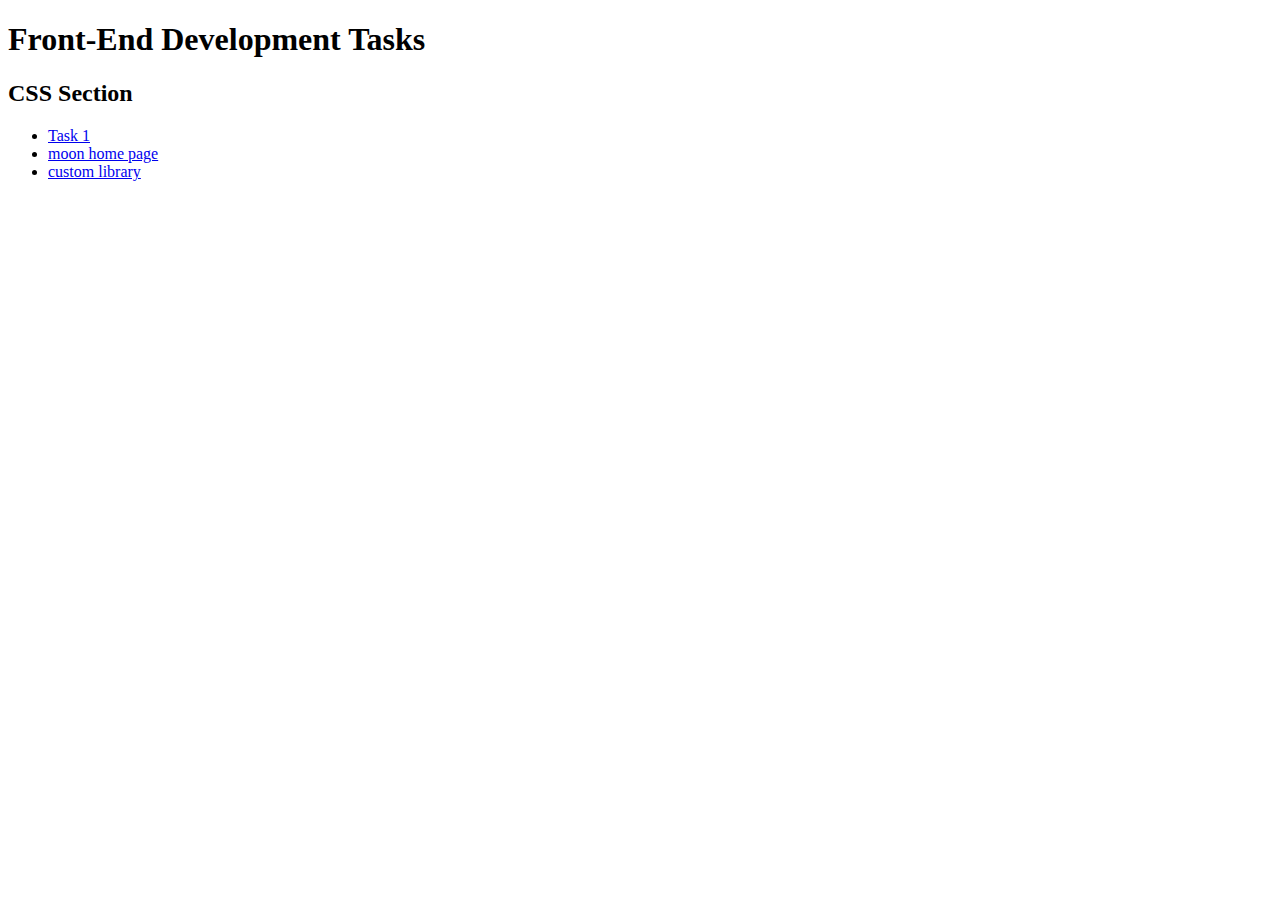
<file: index.html>
<!DOCTYPE html>
<html lang="en">
<head>
    <meta charset="UTF-8">
    <meta name="viewport" content="width=device-width, initial-scale=1.0">
    <title>Document</title>
</head>
<body>
    <h1>Front-End Development Tasks</h1>
    
    <h2>CSS Section</h2>
    <ul>
        <li><a href="./cssSection/Task1/index.html">Task 1</a></li>
        <li><a href="./cssSection/moonHomePage/index.html">moon home page</a></li>
        <li><a href="./cssSection/customLibrary/index.html">custom library</a></li>
    </ul>

</body>
</html>
</file>
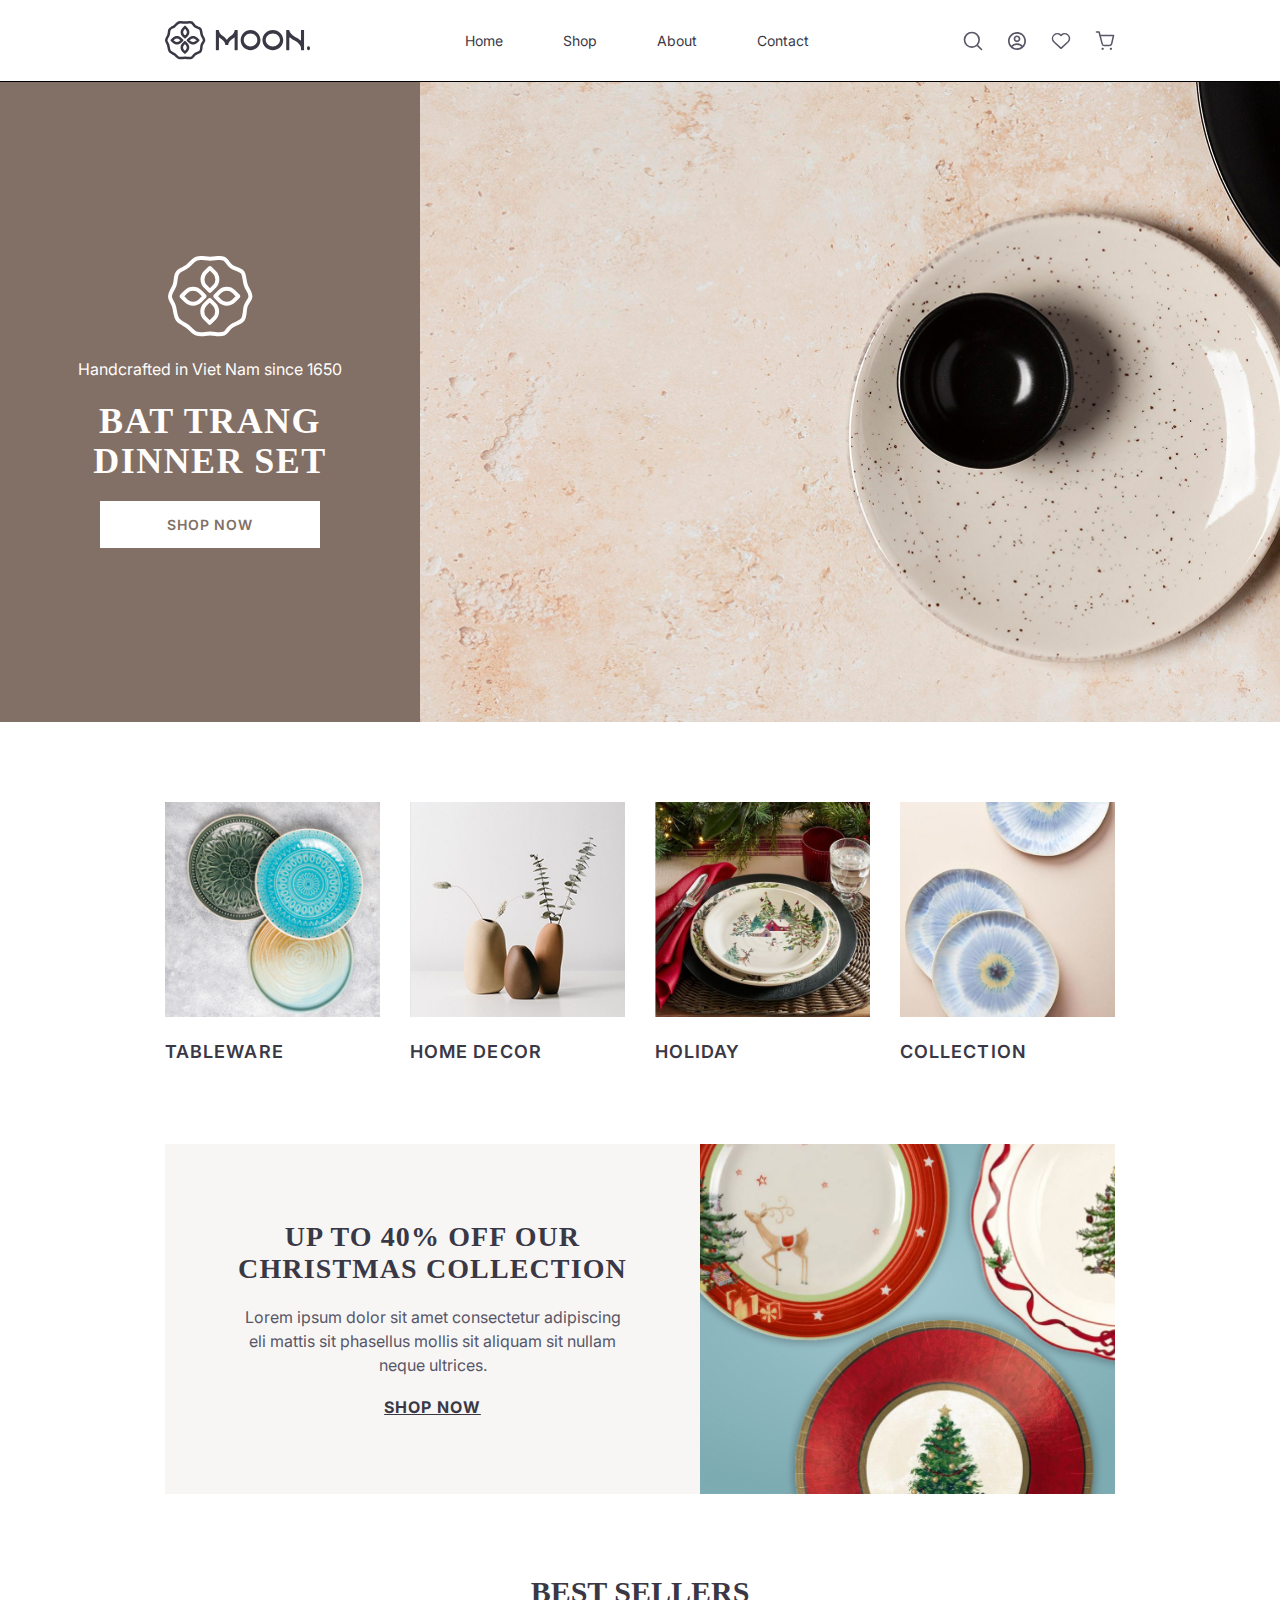
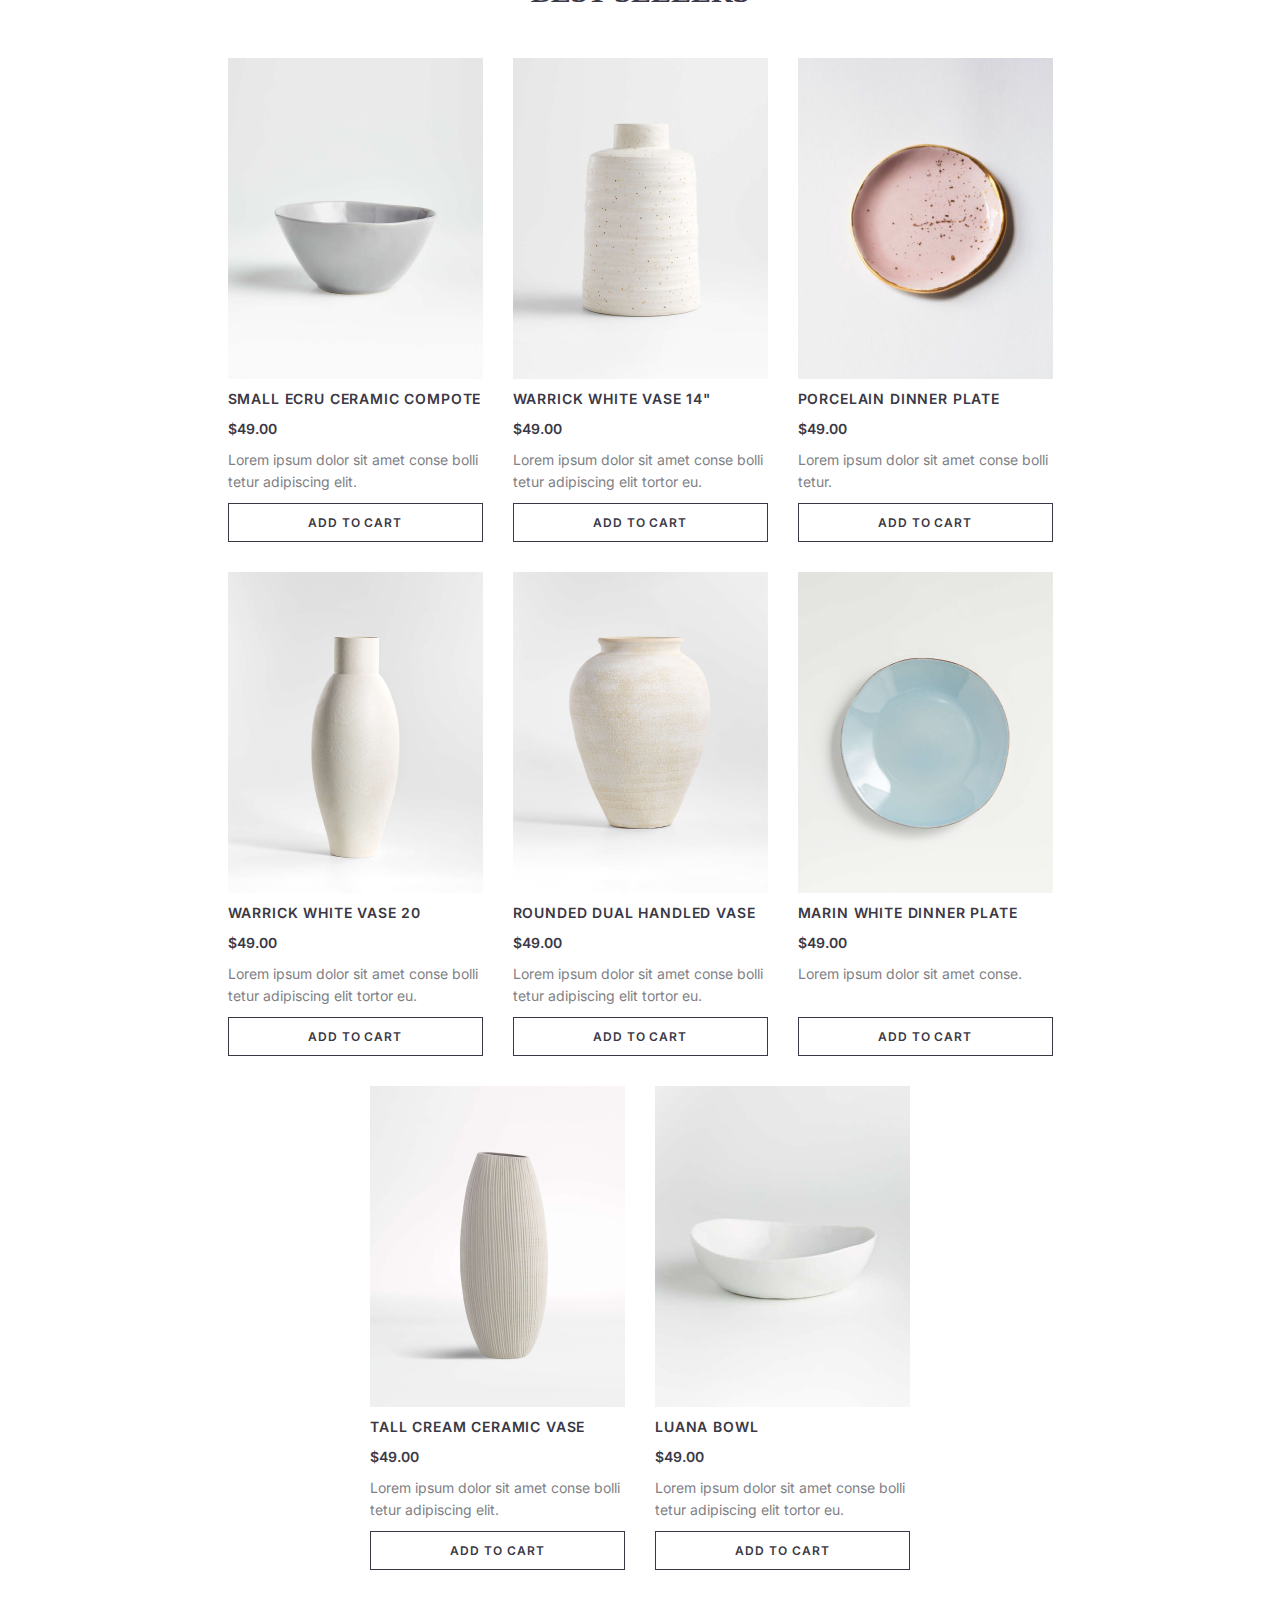
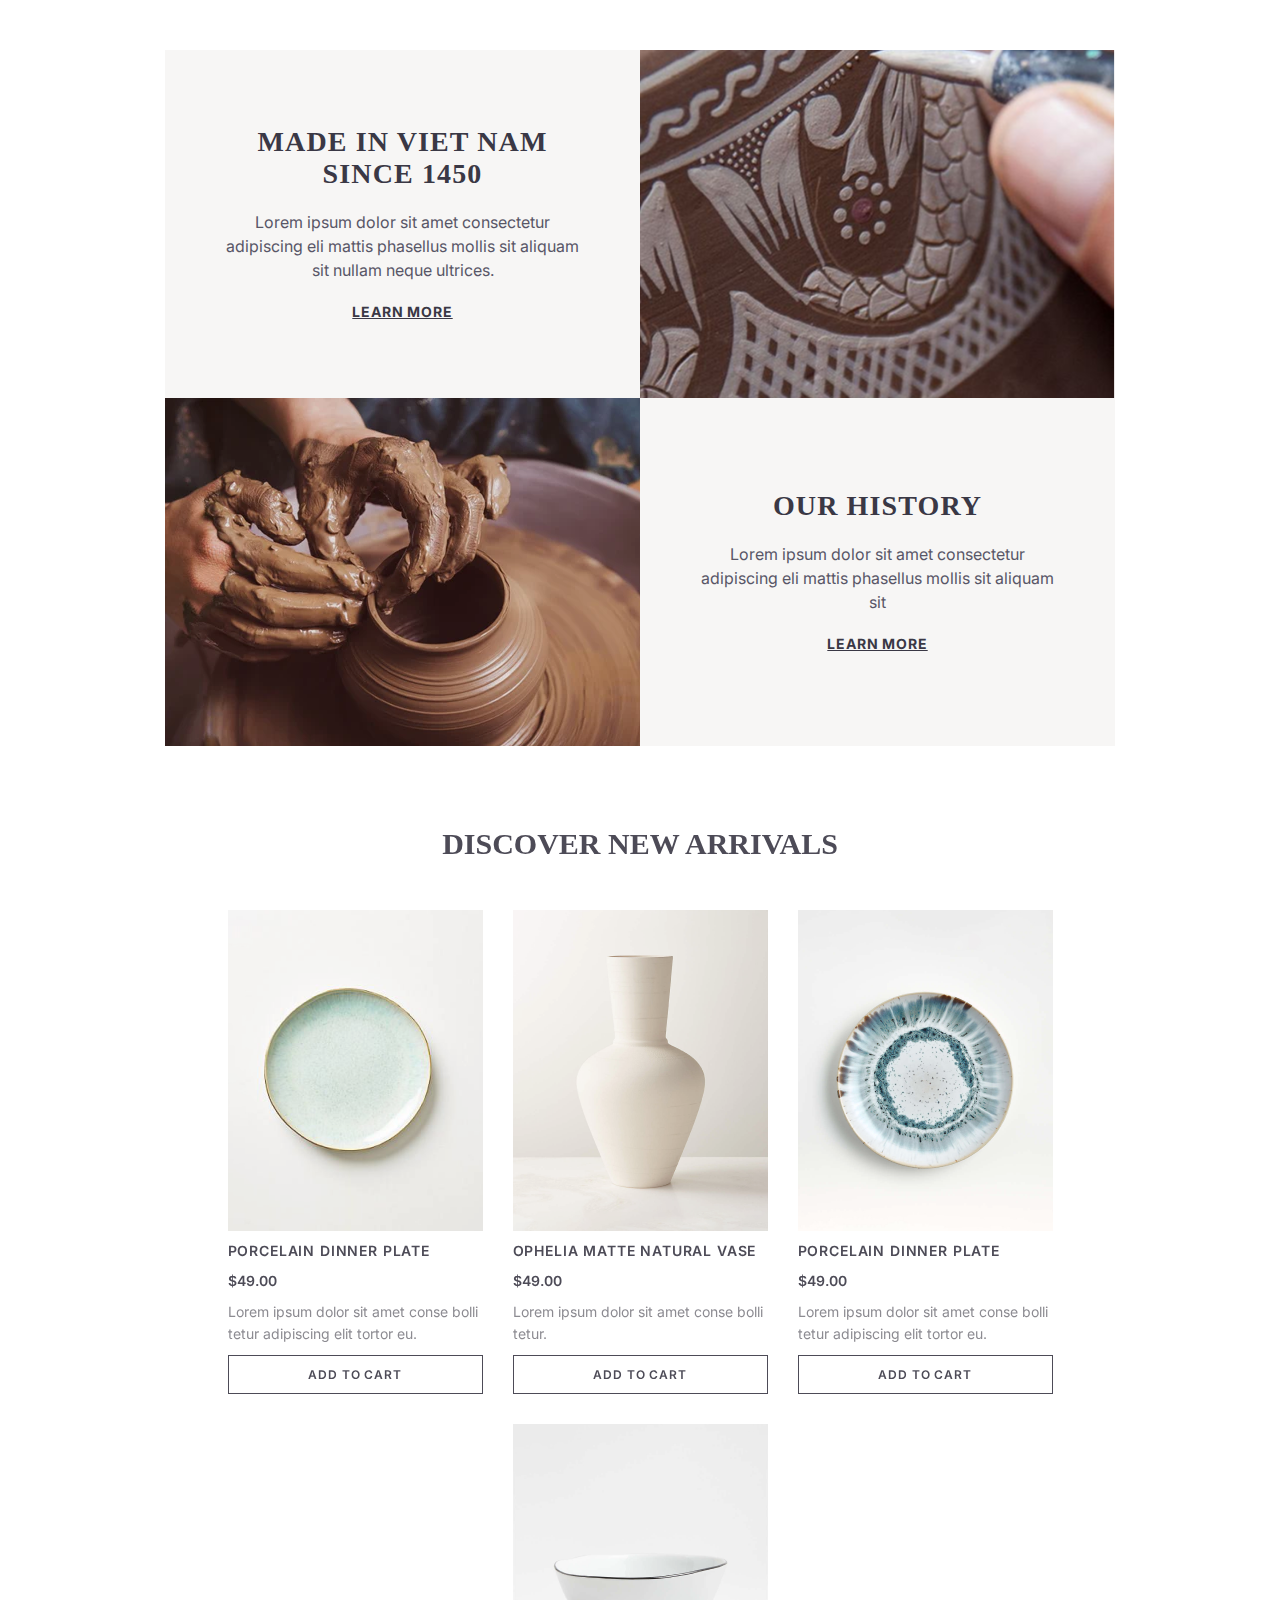
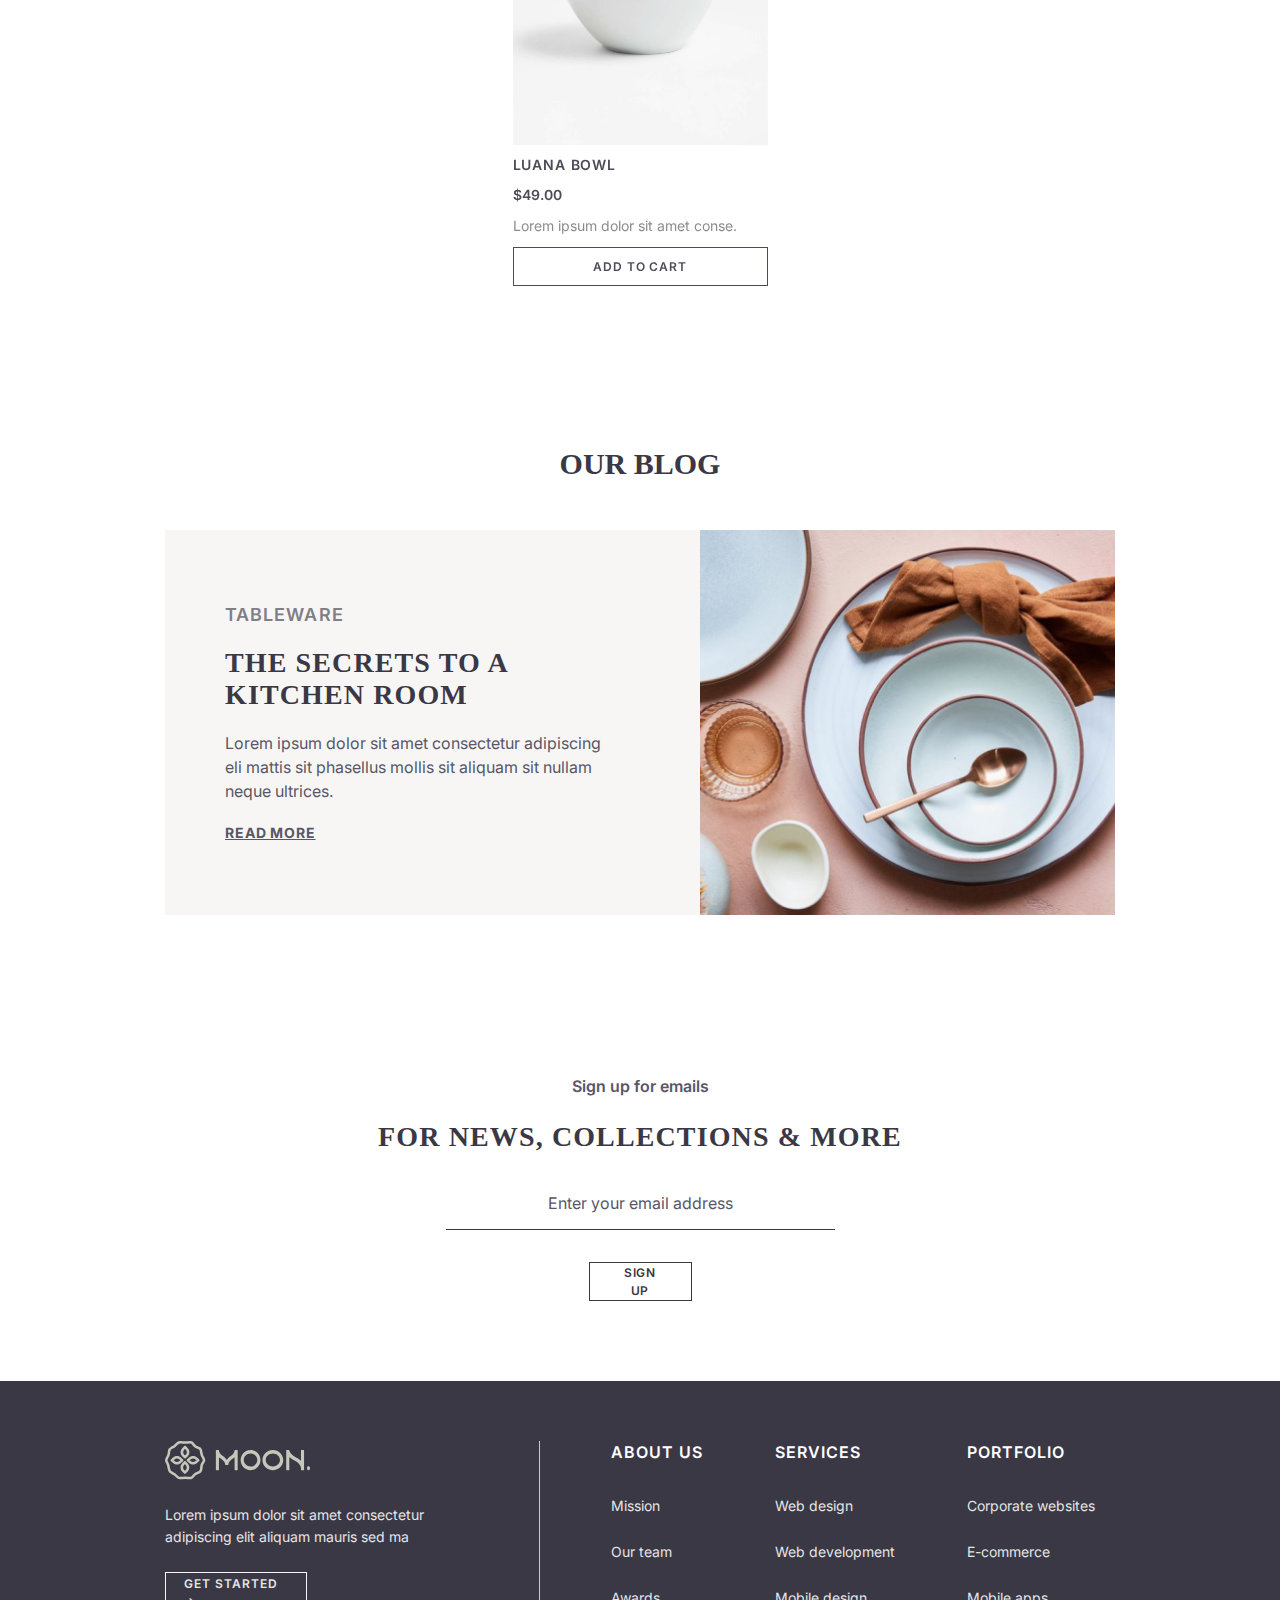
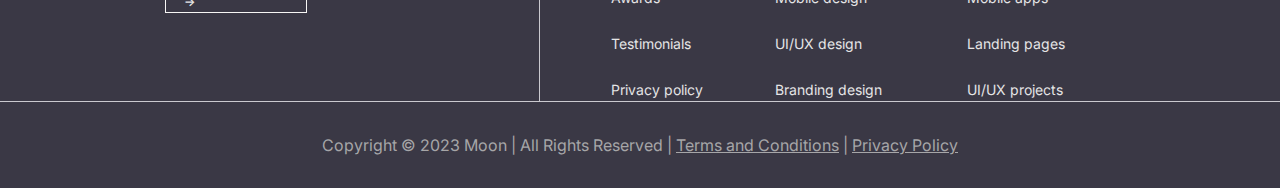
<file: cssSection/moonHomePage/index.html>
<!DOCTYPE html>
<html lang="en">
<head>
    <meta charset="UTF-8">
    <meta name="viewport" content="width=device-width, initial-scale=1.0">
    <title>HION - Ceramic Store</title>
    <link rel="stylesheet" href="./assets/CSS/style.css">
    <link href="https://fonts.googleapis.com/css2?family=Inter:wght@400;600;700&display=swap" rel="stylesheet">
</head>
<body>

    <!-- ===================== HEADER ===================== -->
    <header>
        <div class="logo">
            <img src="./assets/image/logo.svg" alt="HION logo">
        </div>
        <nav class="nav">
            <ul>
                <li><a href="#">Home</a></li>
                <li><a href="#">Shop</a></li>
                <li><a href="#">About</a></li>
                <li><a href="#">Contact</a></li>
            </ul>
        </nav>
        <div class="icons">
            <ul>
                <li><img src="./assets/image/Search.svg" alt="Search"></li>
                <li><img src="./assets/image/Avatar.svg" alt="Account"></li>
                <li><img src="./assets/image/Heart.svg" alt="Wishlist"></li>
                <li><img src="./assets/image/ShoppingCart.svg" alt="Cart"></li>
            </ul>
        </div>
    </header>

    <main>

        <!-- ===================== HERO ===================== -->
        <!-- Brown panel LEFT, photo RIGHT – matches design -->
        <section class="hero">
            <div class="hero__overlay">
                <img src="./assets/image/logo-icon.svg" alt="icon" class="hero__icon">
                <p class="hero__sub">Handcrafted in Viet Nam since 1650</p>
                <h1 class="hero__title">BAT TRANG<br>DINNER SET</h1>
                <a href="#" class="hero__btn">SHOP NOW</a>
            </div>
            <div class="hero__image">
                <img src="./assets/image/hero.png" alt="Bat Trang Dinner Set">
            </div>
        </section>

        <!-- ===================== COLLECTIONS ===================== -->
        <section class="collections">
            <div class="collection">
                <img src="./assets/image/tableware.png" alt="Tableware">
                <p class="collection__label">TABLEWARE</p>
            </div>
            <div class="collection">
                <img src="./assets/image/homeDecor.png" alt="Home Decor">
                <p class="collection__label">HOME DECOR</p>
            </div>
            <div class="collection">
                <img src="./assets/image/holiday.png" alt="Holiday">
                <p class="collection__label">HOLIDAY</p>
            </div>
            <div class="collection">
                <img src="./assets/image/collection.png" alt="Collection">
                <p class="collection__label">COLLECTION</p>
            </div>
        </section>

        <!-- ===================== PROMO BANNER ===================== -->
        <section class="promo-banner">
            <div class="promo-banner__inner">
                <h2 class="promo-banner__title">UP TO 40% OFF OUR<br>CHRISTMAS COLLECTION</h2>
                <p class="promo-banner__body">Lorem ipsum dolor sit amet consectetur adipiscing eli mattis sit phasellus mollis sit aliquam sit nullam neque ultrices.</p>
                <a href="#" class="promo-banner__link">SHOP NOW</a>
            </div>
            <div class="promo-banner__image">
                <img src="./assets/image/christmas.png" alt="Christmas Collection">
            </div>
        </section>

        <!-- ===================== BEST SELLERS ===================== -->
        <section class="products-section">
            <h2 class="section-title">BEST SELLERS</h2>
            <div class="products-grid">
                <div class="product-card">
                    <div class="product-card__img-wrap">
                        <img src="./assets/image/product1.png" alt="Small Ecru Ceramic Compote">
                    </div>
                    <p class="product-card__name">SMALL ECRU CERAMIC COMPOTE</p>
                    <p class="product-card__price">$49.00</p>
                    <p class="product-card__desc">Lorem ipsum dolor sit amet conse bolli tetur adipiscing elit.</p>
                    <button class="product-card__btn">ADD TO CART</button>
                </div>
                <div class="product-card">
                    <div class="product-card__img-wrap">
                        <img src="./assets/image/product2.png" alt="Warrick White Vase 14">
                    </div>
                    <p class="product-card__name">WARRICK WHITE VASE 14"</p>
                    <p class="product-card__price">$49.00</p>
                    <p class="product-card__desc">Lorem ipsum dolor sit amet conse bolli tetur adipiscing elit tortor eu.</p>
                    <button class="product-card__btn">ADD TO CART</button>
                </div>
                <div class="product-card">
                    <div class="product-card__img-wrap">
                        <img src="./assets/image/product3.png" alt="Porcelain Dinner Plate">
                    </div>
                    <p class="product-card__name">PORCELAIN DINNER PLATE</p>
                    <p class="product-card__price">$49.00</p>
                    <p class="product-card__desc">Lorem ipsum dolor sit amet conse bolli tetur.</p>
                    <button class="product-card__btn">ADD TO CART</button>
                </div>
                <div class="product-card">
                    <div class="product-card__img-wrap">
                        <img src="./assets/image/product4.png" alt="Warrick White Vase 20">
                    </div>
                    <p class="product-card__name">WARRICK WHITE VASE 20</p>
                    <p class="product-card__price">$49.00</p>
                    <p class="product-card__desc">Lorem ipsum dolor sit amet conse bolli tetur adipiscing elit tortor eu.</p>
                    <button class="product-card__btn">ADD TO CART</button>
                </div>
                <div class="product-card">
                    <div class="product-card__img-wrap">
                        <img src="./assets/image/product5.png" alt="Rounded Dual Handled Vase">
                    </div>
                    <p class="product-card__name">ROUNDED DUAL HANDLED VASE</p>
                    <p class="product-card__price">$49.00</p>
                    <p class="product-card__desc">Lorem ipsum dolor sit amet conse bolli tetur adipiscing elit tortor eu.</p>
                    <button class="product-card__btn">ADD TO CART</button>
                </div>
                <div class="product-card">
                    <div class="product-card__img-wrap">
                        <img src="./assets/image/product6.png" alt="Marin White Dinner Plate">
                    </div>
                    <p class="product-card__name">MARIN WHITE DINNER PLATE</p>
                    <p class="product-card__price">$49.00</p>
                    <p class="product-card__desc">Lorem ipsum dolor sit amet conse.</p>
                    <button class="product-card__btn">ADD TO CART</button>
                </div>
                <div class="product-card">
                    <div class="product-card__img-wrap">
                        <img src="./assets/image/product7.png" alt="Tall Cream Ceramic Vase">
                    </div>
                    <p class="product-card__name">TALL CREAM CERAMIC VASE</p>
                    <p class="product-card__price">$49.00</p>
                    <p class="product-card__desc">Lorem ipsum dolor sit amet conse bolli tetur adipiscing elit.</p>
                    <button class="product-card__btn">ADD TO CART</button>
                </div>
                <div class="product-card">
                    <div class="product-card__img-wrap">
                        <img src="./assets/image/product8.png" alt="Luana Bowl">
                    </div>
                    <p class="product-card__name">LUANA BOWL</p>
                    <p class="product-card__price">$49.00</p>
                    <p class="product-card__desc">Lorem ipsum dolor sit amet conse bolli tetur adipiscing elit tortor eu.</p>
                    <button class="product-card__btn">ADD TO CART</button>
                </div>
            </div>
        </section>

        <!-- ===================== STORY ===================== -->
        <!-- FIX: added .story__img class to image divs so grid placement works -->
        <section class="story">
            <div class="story__text story__text--top">
                <h2 class="story__title">MADE IN VIET NAM<br>SINCE 1450</h2>
                <p class="story__body">Lorem ipsum dolor sit amet consectetur adipiscing eli mattis phasellus mollis sit aliquam sit nullam neque ultrices.</p>
                <a href="#" class="story__link">LEARN MORE</a>
            </div>
            <div class="story__img story__img--top">
                <img src="./assets/image/story1.png" alt="Craftsman carving">
            </div>
            <div class="story__img story__img--bottom">
                <img src="./assets/image/story2.png" alt="Potter at wheel">
            </div>
            <div class="story__text story__text--bottom">
                <h2 class="story__title">OUR HISTORY</h2>
                <p class="story__body">Lorem ipsum dolor sit amet consectetur adipiscing eli mattis phasellus mollis sit aliquam sit</p>
                <a href="#" class="story__link">LEARN MORE</a>
            </div>
        </section>

        <!-- ===================== NEW ARRIVALS ===================== -->
        <section class="products-section products-section--white">
            <h2 class="section-title">DISCOVER NEW ARRIVALS</h2>
            <div class="products-grid">
                <div class="product-card">
                    <div class="product-card__img-wrap">
                        <img src="./assets/image/new1.png" alt="Porcelain Dinner Plate">
                    </div>
                    <p class="product-card__name">PORCELAIN DINNER PLATE</p>
                    <p class="product-card__price">$49.00</p>
                    <p class="product-card__desc">Lorem ipsum dolor sit amet conse bolli tetur adipiscing elit tortor eu.</p>
                    <button class="product-card__btn">ADD TO CART</button>
                </div>
                <div class="product-card">
                    <div class="product-card__img-wrap">
                        <img src="./assets/image/new2.png" alt="Ophelia Matte Natural Vase">
                    </div>
                    <p class="product-card__name">OPHELIA MATTE NATURAL VASE</p>
                    <p class="product-card__price">$49.00</p>
                    <p class="product-card__desc">Lorem ipsum dolor sit amet conse bolli tetur.</p>
                    <button class="product-card__btn">ADD TO CART</button>
                </div>
                <div class="product-card">
                    <div class="product-card__img-wrap">
                        <img src="./assets/image/new3.png" alt="Porcelain Dinner Plate">
                    </div>
                    <p class="product-card__name">PORCELAIN DINNER PLATE</p>
                    <p class="product-card__price">$49.00</p>
                    <p class="product-card__desc">Lorem ipsum dolor sit amet conse bolli tetur adipiscing elit tortor eu.</p>
                    <button class="product-card__btn">ADD TO CART</button>
                </div>
                <div class="product-card">
                    <div class="product-card__img-wrap">
                        <img src="./assets/image/new4.png" alt="Luana Bowl">
                    </div>
                    <p class="product-card__name">LUANA BOWL</p>
                    <p class="product-card__price">$49.00</p>
                    <p class="product-card__desc">Lorem ipsum dolor sit amet conse.</p>
                    <button class="product-card__btn">ADD TO CART</button>
                </div>
            </div>
        </section>

        <!-- ===================== BLOG ===================== -->
        <section class="blog">
            <h2 class="section-title">OUR BLOG</h2>
            <div class="blog__card">
                <div class="blog__card-text">
                    <p class="blog__category">TABLEWARE</p>
                    <h3 class="blog__title">THE SECRETS TO A<br>KITCHEN ROOM</h3>
                    <p class="blog__body">Lorem ipsum dolor sit amet consectetur adipiscing eli mattis sit phasellus mollis sit aliquam sit nullam neque ultrices.</p>
                    <a href="#" class="blog__link">READ MORE</a>
                </div>
                <div class="blog__card-image">
                    <img src="./assets/image/blog.png" alt="Kitchen tableware">
                </div>
            </div>
        </section>

        <!-- ===================== CTA ===================== -->
        <section class="cta">
            <p class="cta__sub">Sign up for emails</p>
            <h2 class="cta__title">FOR NEWS, COLLECTIONS & MORE</h2>
            <div class="cta__form">
                <input type="email" class="cta__input" placeholder="Enter your email address">
                <button class="cta__btn">SIGN UP</button>
            </div>
        </section>

    </main>

    <!-- ===================== FOOTER ===================== -->
    <footer>
        <div class="footer__inner">
            <div class="footer__brand">
                <div class="footer__logo-wrap">
                    <img src="./assets/image/logo.svg" alt="HION" class="footer__logo">
                </div>
                <p class="footer__brand-text">Lorem ipsum dolor sit amet consectetur adipiscing elit aliquam mauris sed ma</p>
                <a href="#" class="footer__start-btn">GET STARTED →</a>
            </div>
            <div class="footer__divider"></div>
            <div class="footer__nav-group">
                <div class="footer__nav">
                    <h4>ABOUT US</h4>
                    <ul>
                        <li><a href="#">Mission</a></li>
                        <li><a href="#">Our team</a></li>
                        <li><a href="#">Awards</a></li>
                        <li><a href="#">Testimonials</a></li>
                        <li><a href="#">Privacy policy</a></li>
                    </ul>
                </div>
                <div class="footer__nav">
                    <h4>SERVICES</h4>
                    <ul>
                        <li><a href="#">Web design</a></li>
                        <li><a href="#">Web development</a></li>
                        <li><a href="#">Mobile design</a></li>
                        <li><a href="#">UI/UX design</a></li>
                        <li><a href="#">Branding design</a></li>
                    </ul>
                </div>
                <div class="footer__nav">
                    <h4>PORTFOLIO</h4>
                    <ul>
                        <li><a href="#">Corporate websites</a></li>
                        <li><a href="#">E-commerce</a></li>
                        <li><a href="#">Mobile apps</a></li>
                        <li><a href="#">Landing pages</a></li>
                        <li><a href="#">UI/UX projects</a></li>
                    </ul>
                </div>
            </div>
        </div>
        <div class="footer__bottom">
            <p>Copyright © 2023 Moon | All Rights Reserved | <a href="#">Terms and Conditions</a> | <a href="#">Privacy Policy</a></p>
        </div>
    </footer>

</body>
</html>
</file>
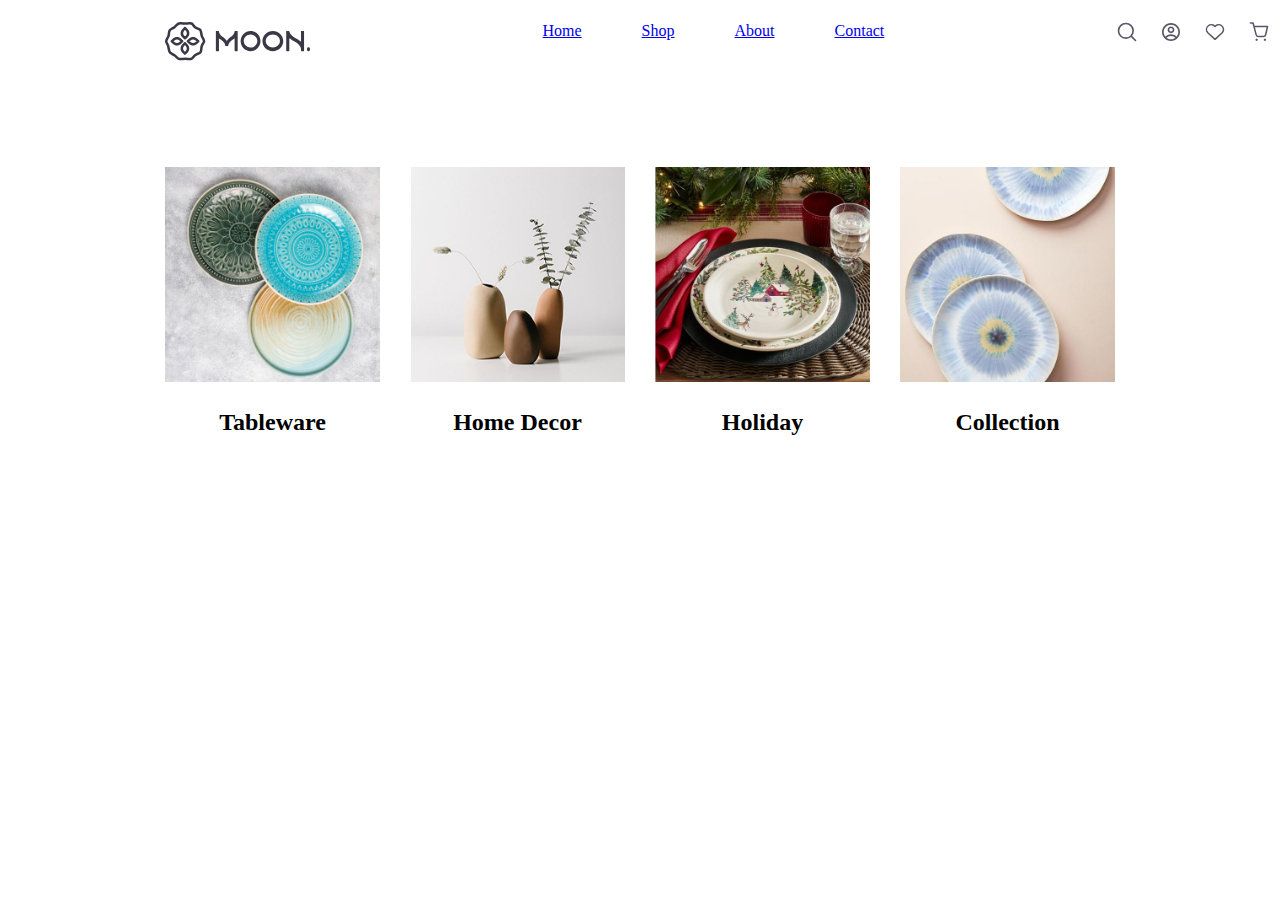
<file: cssSection/Project1/index.html>
<!DOCTYPE html>
<html lang="en">
<head>
    <meta charset="UTF-8">
    <meta name="viewport" content="width=device-width, initial-scale=1.0">
    <title>Document</title>
    <link rel="stylesheet" href="./assets/CSS/style.css">
</head>
<body>
    <header>
        <div class="logo">
            <img src="./assets/image/logo.svg" alt="logo">
        </div>
        <nav class="nav">
            <ul>
                <li><a href="#">Home</a></li>
                <li><a href="#">Shop</a></li>
                <li><a href="#">About</a></li>
                <li><a href="#">Contact</a></li>
            </ul>
        </nav>
        <div class="icons">
            <ul>
                <li><img src="./assets/image/Search.svg" alt="Search Icon"></li>
                <li><img src="./assets/image/Avatar.svg" alt="Avatar Icon"></li>
                <li><img src="./assets/image/Heart.svg" alt="Heart Icon"></li>
                <li><img src="./assets/image/ShoppingCart.svg" alt="Shopping cart Icon"></li>
            </ul>
        </div>
    </header>
    <main>
        <section class="collections">
            <div class="collection">
                <img src="./assets/image/tableware.png" alt="Tableware">
                <h2>Tableware</h2>
            </div>
            <div class="collection">
                <img src="./assets/image/homeDecor.png" alt="Home Decor">
                <h2>Home Decor</h2> 
            </div>
            <div class="collection">
                <img src="./assets/image/holiday.png" alt="Holiday">
                <h2>Holiday</h2>
            </div>
            <div class="collection">
                <img src="./assets/image/collection.png" alt="Collection">
                <h2>Collection</h2>
            </div>
        </section>
    </main>
</body>
</html>
</file>
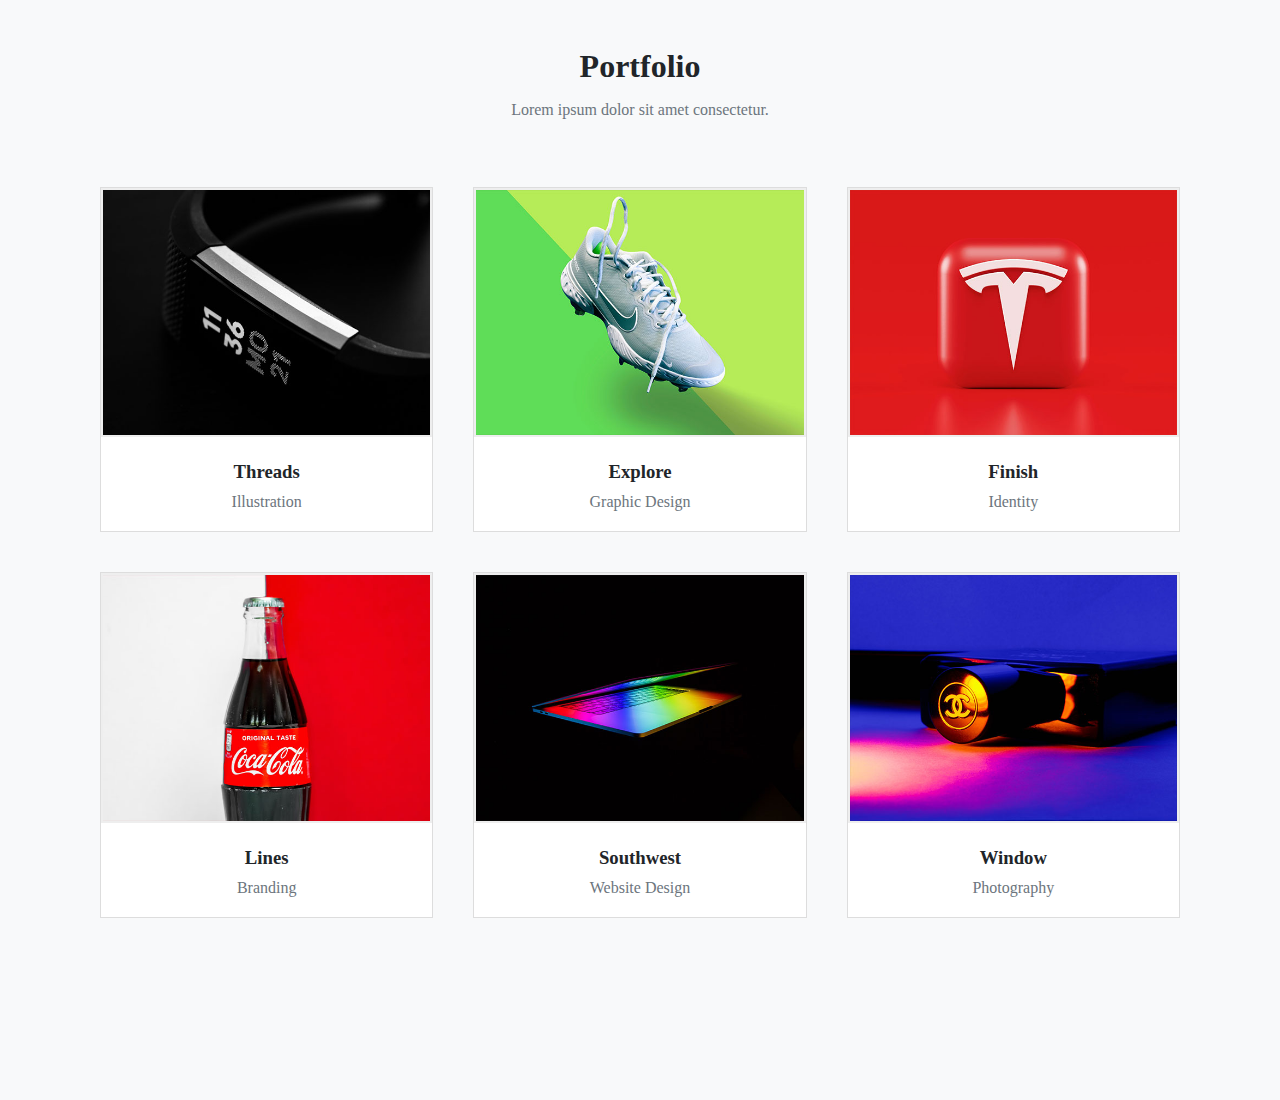
<file: cssSection/Task1/index.html>
<!DOCTYPE html>
<html lang="en">

<head>
    <meta charset="UTF-8">
    <meta name="viewport" content="width=device-width, initial-scale=1.0">
    <title>Task1</title>
    <link rel="stylesheet" href="style.css">
</head>

<body>
    <section class="portfolio">
        <h1>Portfolio</h1>
        <p class="subtitle">Lorem ipsum dolor sit amet consectetur.</p>
        <div class="items">
            <div class="item">
                <img src="./image/Threads.jpg" alt="threads">
                <h3>Threads</h3>
                <p>Illustration</p>
            </div>
            <div class="item">
                <img src="./image/Explore.jpg" alt="explore">
                <h3>Explore</h3>
                <p>Graphic Design</p>
            </div>
            <div class="item">
                <img src="./image/Finish.jpg" alt="finish">
                <h3>Finish</h3>
                <p>Identity</p>
            </div>
            <div class="item">
                <img src="./image/Lines.jpg" alt="lines">
                <h3>Lines</h3>
                <p>Branding</p>
            </div>
            <div class="item">
                <img src="./image/Southwest.jpg" alt="southwest">
                <h3>Southwest</h3>
                <p>Website Design</p>
            </div>
            <div class="item">
                <img src="./image/Window.jpg" alt="window">
                <h3>Window</h3>
                <p>Photography</p>
            </div>
            
            <div class="clear"></div>
        </div>
    </section>
</body>

</html>
</file>
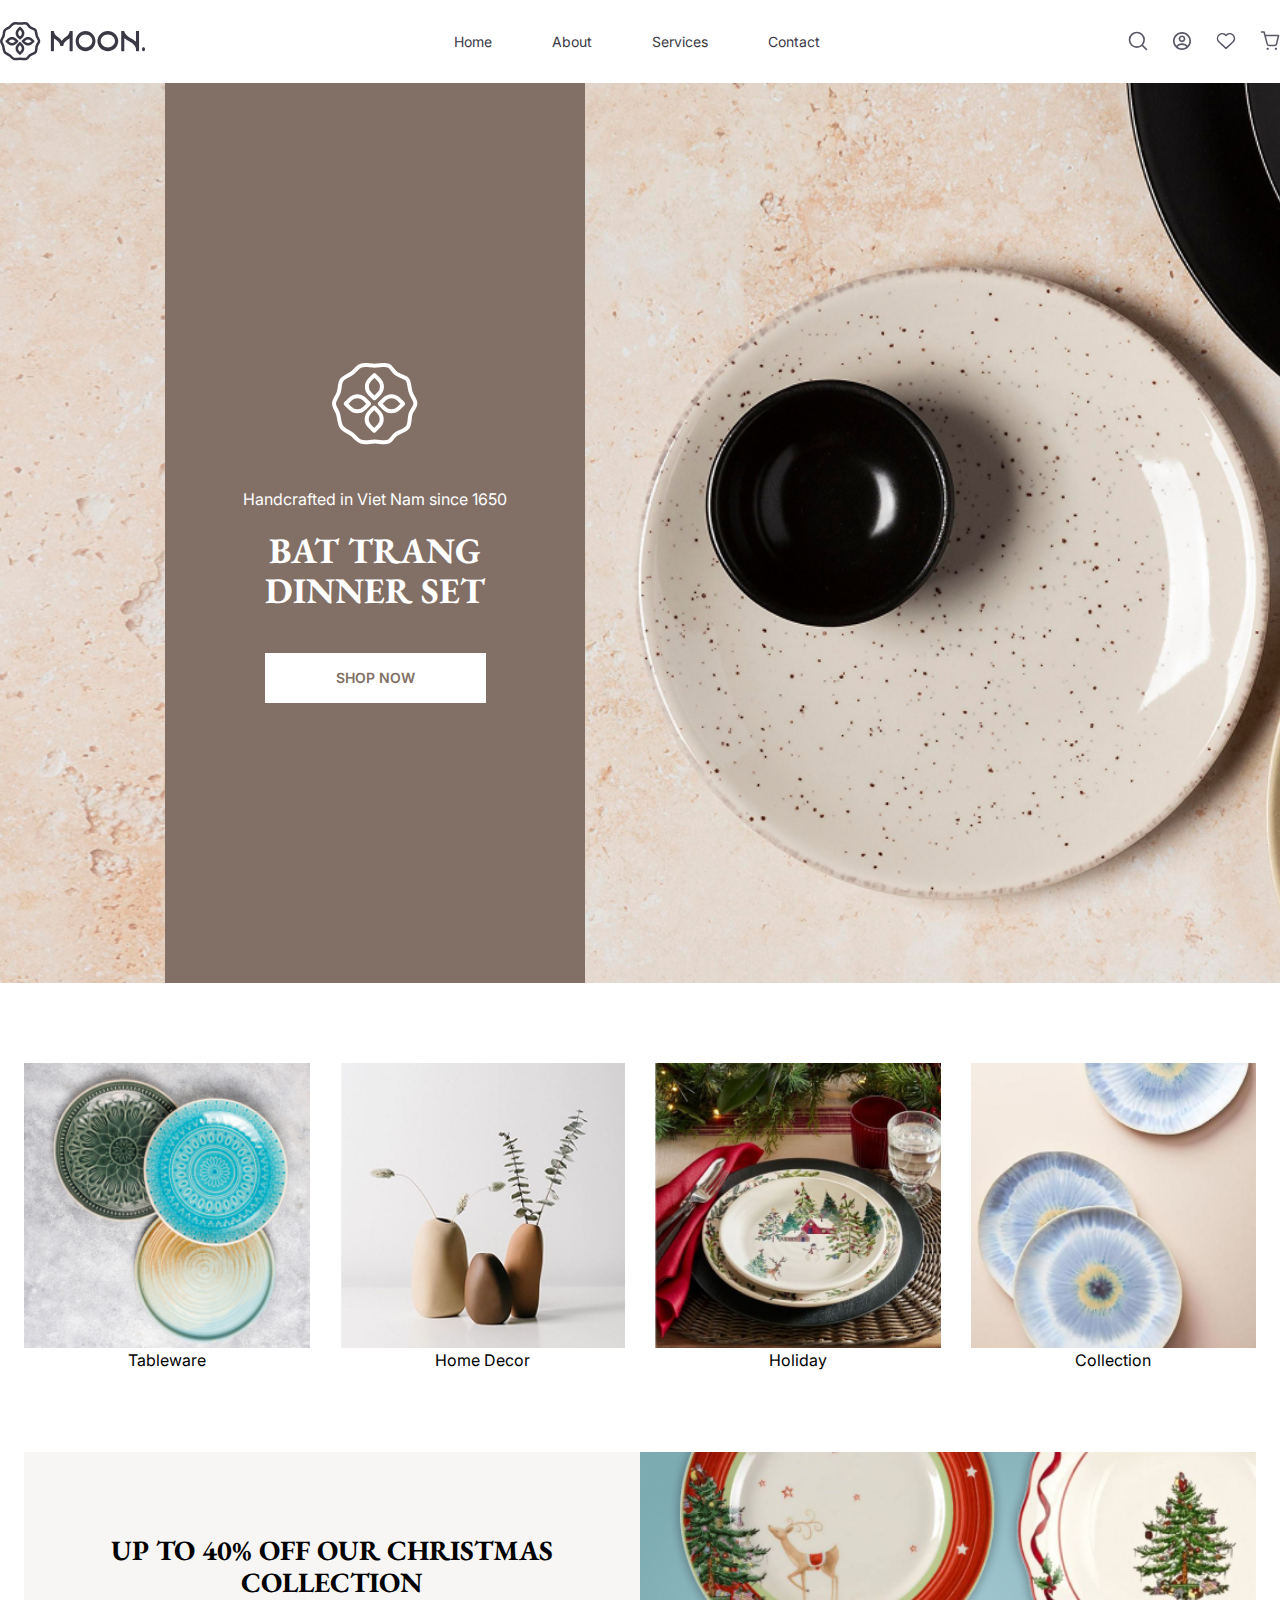
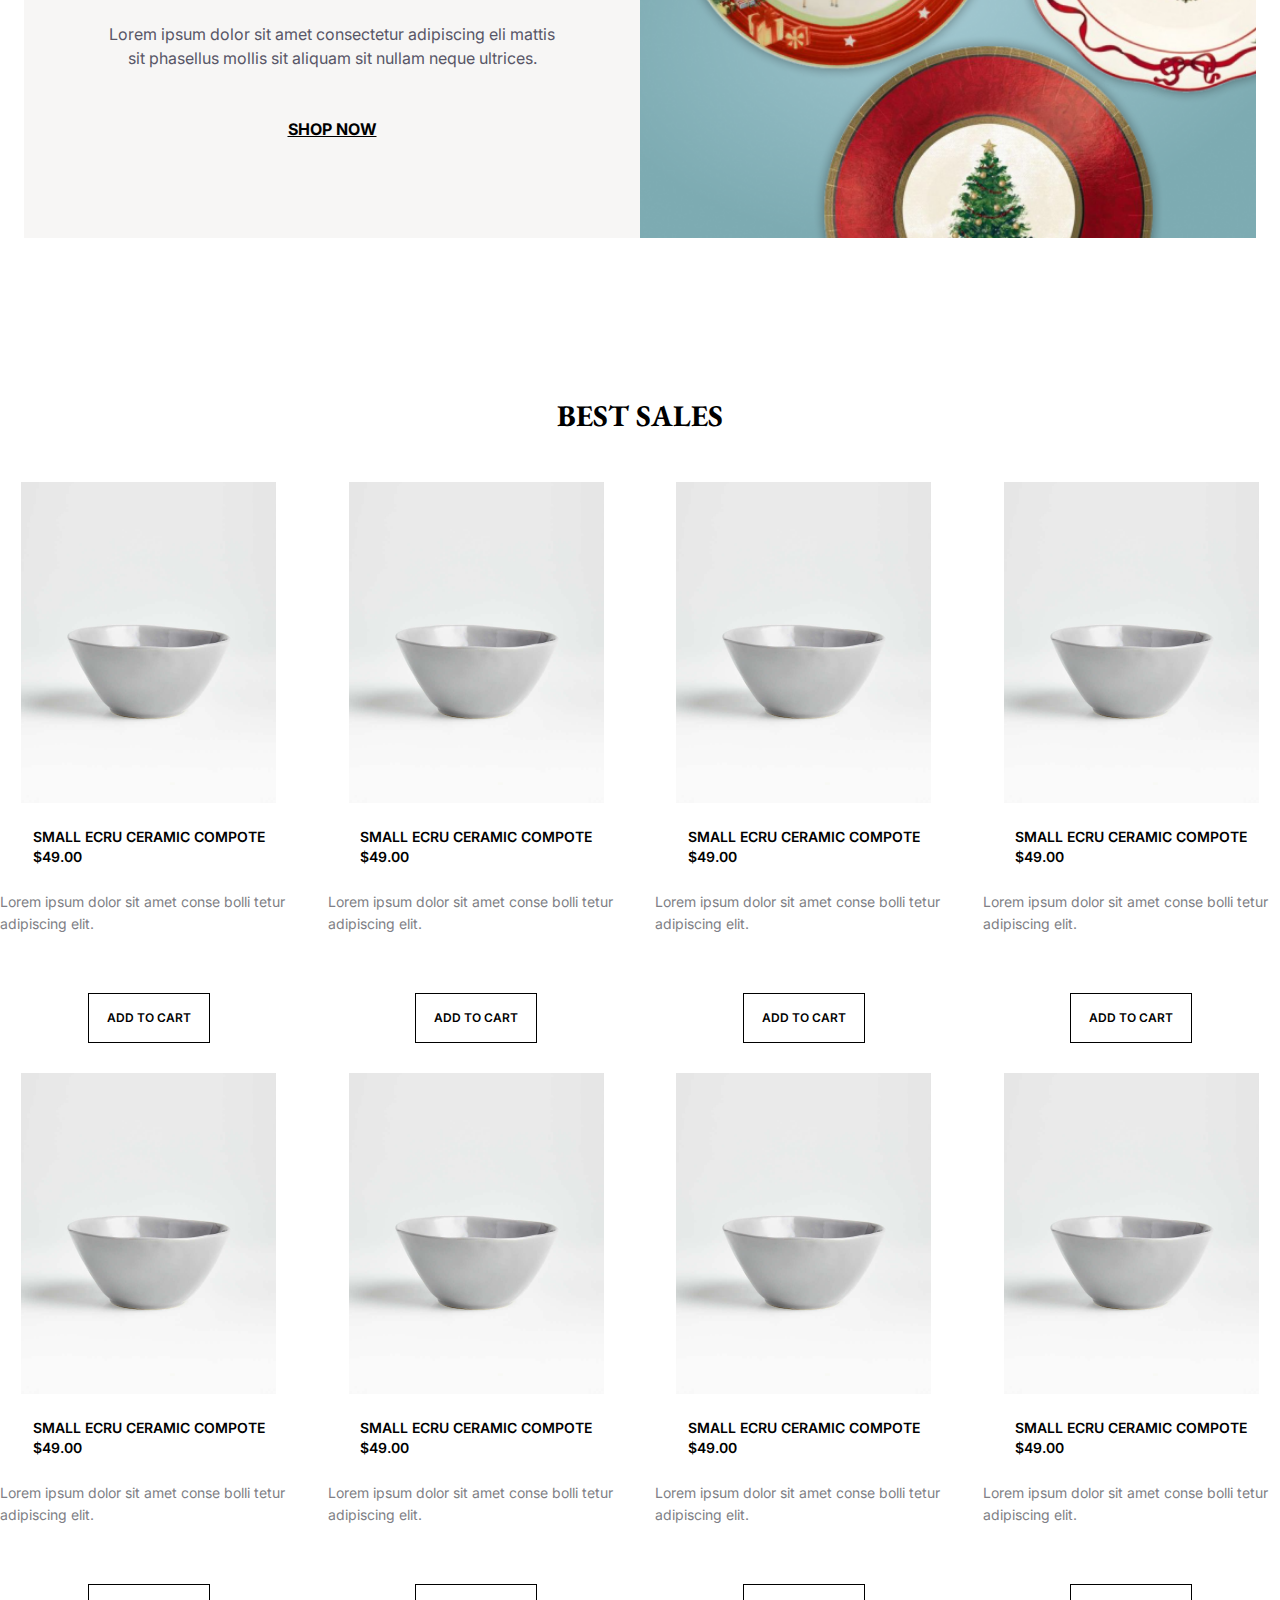
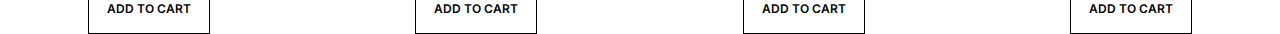
<file: TailwindCSS/MoonPage/index.html>
<!DOCTYPE html>
<html lang="en">

<head>
    <meta charset="UTF-8">
    <meta name="viewport" content="width=device-width, initial-scale=1.0">
    <title>Document</title>
    <link rel="stylesheet" href="./assets/css/output.css">

    <link rel="preconnect" href="https://fonts.googleapis.com">
    <link rel="preconnect" href="https://fonts.gstatic.com" crossorigin>
    <link
        href="https://fonts.googleapis.com/css2?family=Inter:ital,opsz,wght@0,14..32,100..900;1,14..32,100..900&display=swap"
        rel="stylesheet">
    <link
        href="https://fonts.googleapis.com/css2?family=EB+Garamond:ital,wght@0,400..800;1,400..800&family=Inter:ital,opsz,wght@0,14..32,100..900;1,14..32,100..900&display=swap"
        rel="stylesheet">

</head>

<body class="font-inter">
    <header class="py-[21.84px] z-10">
        <div class="container mx-auto flex items-center justify-between">

            <div class="menu md:hidden">
                <img src="./assets/image/menu.svg" alt="Menu">
            </div>

            <div class="logo">
                <a href="./index.html">
                    <img src="./assets/image/logo.svg" alt="Logo">
                </a>
            </div>

            <nav class="hidden md:block">
                <ul class="flex gap-[60px]">
                    <li><a class="nav-link" href="#">Home</a></li>
                    <li><a class="nav-link" href="#">About</a></li>
                    <li><a class="nav-link" href="#">Services</a></li>
                    <li><a class="nav-link" href="#">Contact</a></li>
                </ul>
            </nav>

            <div class="icons">
                <ul class="flex items-center gap-6">
                    <li class="hidden md:block"><a href="#">
                            <img src="./assets/image/Search.svg" alt="Search">
                        </a></li>
                    <li class="hidden md:block"><a href="#">
                            <img src="./assets/image/Avatar.svg" alt="User">
                        </a></li>
                    <li class="hidden md:block"><a href="#">
                            <img src="./assets/image/Heart.svg" alt="Heart">
                        </a></li>
                    <li><a href="#">
                            <img src="./assets/image/ShoppingCart.svg" alt="Cart">
                        </a></li>
                </ul>
            </div>

        </div>
    </header>
    <main>
        <section class="hero">
            <div class="bg-[url('./../image/hero.png')] bg-cover bg-center w-full h-screen">
                <div
                    class="bg-primary-cool h-full w-[420px] ml-[165px] flex flex-col flex-wrap justify-center items-center gap-[42px] px-10 text-white ">
                    <img src="./assets/image/Icon.svg" alt="Logo">
                    <div>
                        <p class="font-inter text-base/[24px] font-normal text-center mb-5">Handcrafted in Viet Nam
                            since 1650</p>
                        <h1 class="font-eb-garamond text-4xl/[40px] font-bold text-center">BAT TRANG DINNER SET</h1>
                    </div>
                    <button
                        class="border-white bg-white text-primary-cool px-[71px] py-[15px] font-inter text-sm/[20px] font-semibold ">SHOP
                        NOW</button>
                </div>
            </div>
        </section>
        <section class="collection py-20 text-center">
            <div class="container px-6 md:0 mx-auto">
                <div class="items grid grid-cols-2 md:grid-cols-2 lg:grid-cols-4 gap-7.5 ">
                    <div class="item ">
                        <img src="./assets/image/tableware.png" alt="Tableware" class="w-full h-auto">
                        <h2>Tableware</h2>
                    </div>

                    <div class="item ">
                        <img src="./assets/image/homeDecor.png" alt="Home Decor" class="w-full h-auto">
                        <h2>Home Decor</h2>
                    </div>

                    <div class="item ">
                        <img src="./assets/image/holiday.png" alt="Holiday" class="w-full h-auto">
                        <h2>Holiday</h2>
                    </div>

                    <div class="item ">
                        <img src="./assets/image/collection.png" alt="Collection" class="w-full h-auto">
                        <h2>Collection</h2>
                    </div>
                </div>
            </div>
        </section>
        <section class="christmas text-center">
            <div class="container px-6 md:0 mx-auto">
                <div class="grid grid-cols-2 items-center ">
                    <div class="bg-[#F7F6F5]  flex flex-col flex-wrap justify-center   px-20.75  w-full h-full  ">
                        <h2 class="mb-6 font-eb-garamond text-[28px]/[32px] font-bold tracking-[4%] uppercase">Up to 40%
                            off our Christmas collection</h2>
                        <p class="mb-8 font-inter text-base/[24px] font-normal text-[#595667] ">Lorem ipsum dolor sit
                            amet consectetur adipiscing eli mattis sit phasellus mollis sit aliquam sit nullam neque
                            ultrices.</p>
                        <button
                            class="py-3.75 px-4.5 font-inter font-bold text-[14px]/20px tracking-[6%] uppercase underline decoration-solid">Shop
                            now</button>
                    </div>
                    <div>
                        <img class="w-full h-auto" src="./assets/image/christmas.png" alt="">
                    </div>
                </div>
            </div>
        </section>
        <section class="best-seales ">
            <div class="container text-center py-20"></div>
            <h2 class="mb-12 uppercase font-eb-garamond font-bold text-[30px]/[36px] text-center">Best Sales</h2>

            <div class="grid lg:grid-cols-4 md:grid-cols-3 sm:grid-cols-2 gap-7.5 px-6 md:px-0">

                <div class="flex flex-col flex-wrap gap-9.5 items-center mx-auto">
                    <div class="flex flex-col flex-wrap gap-6 items-center ">
                        <div>
                            <img class="w-full h-auto" src="./assets/image/product1.png" alt="Product 1">
                        </div>
                        <div class="font-inter ">
                            <h3 class="font-semibold text-[14px]/[20px] tracking-[6%] uppercase">Small Ecru Ceramic
                                Compote</h3>
                            <p class="font-semibold text-[14px]/[20px]">$49.00</p>
                        </div>
                        <div>
                            <p class="font-inter text-[#807F86] font-normal text-[14px]/[22px] mb-5">Lorem ipsum dolor sit amet
                                conse bolli tetur adipiscing elit.</p>
                        </div>
                    </div>
                    <div>
                        <button class="border border-[#3A3845 ] uppercase py-3.75 px-4.5 font-inter font-semibold text-[12px]/[18px] tracking-[8%] w-full">Add to cart</button>
                    </div>
                </div>

                <div class="flex flex-col flex-wrap gap-9.5 items-center mx-auto">
                    <div class="flex flex-col flex-wrap gap-6 items-center ">
                        <div>
                            <img class="w-full h-auto" src="./assets/image/product1.png" alt="Product 1">
                        </div>
                        <div class="font-inter ">
                            <h3 class="font-semibold text-[14px]/[20px] tracking-[6%] uppercase">Small Ecru Ceramic
                                Compote</h3>
                            <p class="font-semibold text-[14px]/[20px]">$49.00</p>
                        </div>
                        <div>
                            <p class="font-inter text-[#807F86] font-normal text-[14px]/[22px] mb-5">Lorem ipsum dolor sit amet
                                conse bolli tetur adipiscing elit.</p>
                        </div>
                    </div>
                    <div>
                        <button
                            class="border border-[#3A3845 ] uppercase py-3.75 px-4.5 font-inter font-semibold text-[12px]/[18px] tracking-[8%] ">Add
                            to cart</button>
                    </div>
                </div>

                <div class="flex flex-col flex-wrap gap-9.5 items-center mx-auto">
                    <div class="flex flex-col flex-wrap gap-6 items-center ">
                        <div>
                            <img class="w-full h-auto" src="./assets/image/product1.png" alt="Product 1">
                        </div>
                        <div class="font-inter ">
                            <h3 class="font-semibold text-[14px]/[20px] tracking-[6%] uppercase">Small Ecru Ceramic
                                Compote</h3>
                            <p class="font-semibold text-[14px]/[20px]">$49.00</p>
                        </div>
                        <div>
                            <p class="font-inter text-[#807F86] font-normal text-[14px]/[22px] mb-5">Lorem ipsum dolor sit amet
                                conse bolli tetur adipiscing elit.</p>
                        </div>
                    </div>
                    <div>
                        <button
                            class="border border-[#3A3845 ] uppercase py-3.75 px-4.5 font-inter font-semibold text-[12px]/[18px] tracking-[8%] ">Add
                            to cart</button>
                    </div>
                </div>

                <div class="flex flex-col flex-wrap gap-9.5 items-center mx-auto">
                    <div class="flex flex-col flex-wrap gap-6 items-center ">
                        <div>
                            <img class="w-full h-auto" src="./assets/image/product1.png" alt="Product 1">
                        </div>
                        <div class="font-inter ">
                            <h3 class="font-semibold text-[14px]/[20px] tracking-[6%] uppercase">Small Ecru Ceramic
                                Compote</h3>
                            <p class="font-semibold text-[14px]/[20px]">$49.00</p>
                        </div>
                        <div>
                            <p class="font-inter text-[#807F86] font-normal text-[14px]/[22px] mb-5">Lorem ipsum dolor sit amet
                                conse bolli tetur adipiscing elit.</p>
                        </div>
                    </div>
                    <div>
                        <button
                            class="border border-[#3A3845 ] uppercase py-3.75 px-4.5 font-inter font-semibold text-[12px]/[18px] tracking-[8%] ">Add
                            to cart</button>
                    </div>
                </div>

                <div class="flex flex-col flex-wrap gap-9.5 items-center mx-auto">
                    <div class="flex flex-col flex-wrap gap-6 items-center ">
                        <div>
                            <img class="w-full h-auto" src="./assets/image/product1.png" alt="Product 1">
                        </div>
                        <div class="font-inter ">
                            <h3 class="font-semibold text-[14px]/[20px] tracking-[6%] uppercase">Small Ecru Ceramic
                                Compote</h3>
                            <p class="font-semibold text-[14px]/[20px]">$49.00</p>
                        </div>
                        <div>
                            <p class="font-inter text-[#807F86] font-normal text-[14px]/[22px] mb-5">Lorem ipsum dolor sit amet
                                conse bolli tetur adipiscing elit.</p>
                        </div>
                    </div>
                    <div>
                        <button
                            class="border border-[#3A3845 ] uppercase py-3.75 px-4.5 font-inter font-semibold text-[12px]/[18px] tracking-[8%] ">Add
                            to cart</button>
                    </div>
                </div>

                <div class="flex flex-col flex-wrap gap-9.5 items-center mx-auto">
                    <div class="flex flex-col flex-wrap gap-6 items-center ">
                        <div>
                            <img class="w-full h-auto" src="./assets/image/product1.png" alt="Product 1">
                        </div>
                        <div class="font-inter ">
                            <h3 class="font-semibold text-[14px]/[20px] tracking-[6%] uppercase">Small Ecru Ceramic
                                Compote</h3>
                            <p class="font-semibold text-[14px]/[20px]">$49.00</p>
                        </div>
                        <div>
                            <p class="font-inter text-[#807F86] font-normal text-[14px]/[22px] mb-5">Lorem ipsum dolor sit amet
                                conse bolli tetur adipiscing elit.</p>
                        </div>
                    </div>
                    <div>
                        <button
                            class="border border-[#3A3845 ] uppercase py-3.75 px-4.5 font-inter font-semibold text-[12px]/[18px] tracking-[8%] ">Add
                            to cart</button>
                    </div>
                </div>

                <div class="flex flex-col flex-wrap gap-9.5 items-center mx-auto">
                    <div class="flex flex-col flex-wrap gap-6 items-center ">
                        <div>
                            <img class="w-full h-auto" src="./assets/image/product1.png" alt="Product 1">
                        </div>
                        <div class="font-inter ">
                            <h3 class="font-semibold text-[14px]/[20px] tracking-[6%] uppercase">Small Ecru Ceramic
                                Compote</h3>
                            <p class="font-semibold text-[14px]/[20px]">$49.00</p>
                        </div>
                        <div>
                            <p class="font-inter text-[#807F86] font-normal text-[14px]/[22px] mb-5">Lorem ipsum dolor sit amet
                                conse bolli tetur adipiscing elit.</p>
                        </div>
                    </div>
                    <div>
                        <button
                            class="border border-[#3A3845 ] uppercase py-3.75 px-4.5 font-inter font-semibold text-[12px]/[18px] tracking-[8%] ">Add
                            to cart</button>
                    </div>
                </div>

                <div class="flex flex-col flex-wrap gap-9.5 items-center mx-auto">
                    <div class="flex flex-col flex-wrap gap-6 items-center ">
                        <div>
                            <img class="w-full h-auto" src="./assets/image/product1.png" alt="Product 1">
                        </div>
                        <div class="font-inter ">
                            <h3 class="font-semibold text-[14px]/[20px] tracking-[6%] uppercase">Small Ecru Ceramic
                                Compote</h3>
                            <p class="font-semibold text-[14px]/[20px]">$49.00</p>
                        </div>
                        <div>
                            <p class="font-inter text-[#807F86] font-normal text-[14px]/[22px] mb-5">Lorem ipsum dolor sit amet
                                conse bolli tetur adipiscing elit.</p>
                        </div>
                    </div>
                    <div>
                        <button
                            class="border border-[#3A3845 ] uppercase py-3.75 px-4.5 font-inter font-semibold text-[12px]/[18px] tracking-[8%] ">Add
                            to cart</button>
                    </div>
                </div>

            </div>
            </div>
        </section>
        <section></section>
        <section></section>
        <section></section>
    </main>
    <footer>

    </footer>
</body>

</html>
</file>
<file: cssSection/Project1/assets/CSS/style.css>
*{
    margin: 0;
    padding: 0;
    box-sizing: border-box;
}

header{
    display: flex;
    gap: 232.5px;
    padding: 21.84px 165px;
}
.nav ul{
    display: flex;
    gap: 60px;
    list-style-type: none;
}

.icons ul{
    display: flex;
    gap: 24px;
    list-style-type: none;
}


.collections{
    display: flex;
    flex-wrap: wrap;
    gap: 30px;
    padding: 80px 165px;
}

.collection{
    width: calc((100% - 90px) / 4);
    text-align: center;
    
}

.collection img{
    width: 100%;
    height: auto;
}

.collection h2{
    margin-top: 23px;
}
</file>
<file: cssSection/Task1/style.css>
*{
    margin: 0;
    padding: 0;
    box-sizing: border-box;
}
.portfolio{
    width:100%;
    height: 1100px;
    background-color: #f8f9fa;
    text-align: center;
    color: #212529;
}

.portfolio h1{
    margin-bottom: 1rem;
    padding-top: 3rem ;
}

.subtitle{
    color: #6c757d;
    margin-bottom: 3rem;
}
.items{
    margin-left: 80px;
    margin-right: 80px;
}

.item{
    float: left;
    width: calc(100% / 3 - 40px);
    height: calc(100% /2 - 40px);
    margin:  20px;
    background-color: #ffffff;
    border: 1px solid #dddddd;
}

img{
    width: 100%;
    margin-bottom: 20px;
    border: 2px solid #eeeeee;
}

.item h3{
    margin-bottom: 10px;
}

.item p{
    color: #6c757d;
    margin-bottom: 20px;

}

.clear{
    clear: both;
}
</file>
<file: cssSection/moonHomePage/assets/CSS/style.css>
/* ============================================================
   HION – Ceramic Store  |  Global Reset & Base
   ============================================================ */
*, *::before, *::after { box-sizing: border-box; margin: 0; padding: 0; }

html { scroll-behavior: smooth; }

body {
    font-family: 'Inter', sans-serif;
    color: #3A3845;
    background: #fff;
    overflow-x: hidden;
}

a { text-decoration: none; color: inherit; }
ul { list-style: none; }
img { display: block; max-width: 100%; }

/* ============================================================
   HEADER
   ============================================================ */
header {
    display: flex;
    flex-direction: row;
    justify-content: space-between;
    align-items: center;
    padding: 0 165px;
    height: 82px;
    background: #fff;
    border-bottom: 1px solid #000;
    position: sticky;
    top: 0;
    z-index: 100;
}

.logo img {
    width: 145px;
    height: auto;
}

.nav ul {
    display: flex;
    gap: 60px;
}

.nav ul li a {
    font-family: 'Inter', sans-serif;
    font-weight: 400;
    font-size: 14px;
    line-height: 22px;
    color: #3A3845;
    transition: opacity .2s;
}
.nav ul li a:hover { opacity: .6; }

.icons ul {
    display: flex;
    align-items: center;
    gap: 24px;
}

.icons ul li {
    cursor: pointer;
    display: flex;
    align-items: center;
}

.icons ul li img {
    width: 20px;
    height: 20px;
}

/* ============================================================
   HERO
   ============================================================ */
.hero {
    display: flex;
    height: 640px;
    width: 100%;
}

/* Left: big photographic image */
.hero__image {
    flex: 1;
    overflow: hidden;
}

.hero__image img {
    width: 100%;
    height: 100%;
    object-fit: cover;
    object-position: center;
}

/* Right: brown content panel */
.hero__overlay {
    width: 420px;
    flex-shrink: 0;
    background: #826F66;
    display: flex;
    flex-direction: column;
    justify-content: center;
    align-items: center;
    gap: 20px;
    padding: 40px 24px;
    text-align: center;
}

.hero__icon {
    width: 85px;
    height: auto;
}

.hero__sub {
    font-family: 'Inter', sans-serif;
    font-weight: 400;
    font-size: 16px;
    line-height: 24px;
    color: #FFFDFB;
}

.hero__title {
    font-family: 'Garamond', 'Playfair Display', serif;
    font-weight: 700;
    font-size: 36px;
    line-height: 40px;
    letter-spacing: 0.04em;
    color: #FFFDFB;
    text-transform: uppercase;
}

.hero__btn {
    display: flex;
    justify-content: center;
    align-items: center;
    padding: 15px 18px;
    width: 220px;
    background: #fff;
    font-family: 'Inter', sans-serif;
    font-weight: 600;
    font-size: 14px;
    color: #826F66;
    letter-spacing: 0.06em;
    text-transform: uppercase;
    transition: background .2s, color .2s;
}
.hero__btn:hover { background: #826F66; color: #fff; border: 1px solid #fff; }

/* ============================================================
   COLLECTIONS ROW  (4 cards)
   ============================================================ */
.collections {
    display: flex;
    flex-direction: row;
    align-items: flex-start;
    padding: 80px 165px;
    gap: 30px;
    background: #fff;
}

.collection {
    flex: 1;
    display: flex;
    flex-direction: column;
    align-items: flex-start;
    gap: 23px;
}

.collection img {
    width: 100%;
    aspect-ratio: 1 / 1;
    object-fit: cover;
    background: #E5E5E5;
}

.collection__label {
    font-family: 'Inter', sans-serif;
    font-weight: 600;
    font-size: 18px;
    line-height: 24px;
    letter-spacing: 0.06em;
    text-transform: uppercase;
    color: #3A3845;
}

/* ============================================================
   PROMO BANNER  (text left | image right)
   ============================================================ */
.promo-banner {
    display: flex;
    flex-direction: row;
    align-items: stretch;
    padding: 0 165px;
    background: #fff;
    min-height: 350px;
}

.promo-banner__inner {
    flex: 1;
    background: #F7F6F5;
    display: flex;
    flex-direction: column;
    justify-content: center;
    align-items: center;
    padding: 64px 60px;
    gap: 20px;
    text-align: center;
}

.promo-banner__title {
    font-family: 'Garamond', 'Playfair Display', serif;
    font-weight: 700;
    font-size: 28px;
    line-height: 32px;
    letter-spacing: 0.04em;
    text-transform: uppercase;
    color: #3A3845;
    max-width: 398px;
}

.promo-banner__body {
    font-family: 'Inter', sans-serif;
    font-weight: 400;
    font-size: 16px;
    line-height: 24px;
    color: #595667;
    max-width: 389px;
}

.promo-banner__link {
    font-family: 'Inter', sans-serif;
    font-weight: 700;
    font-size: 16px;
    line-height: 20px;
    letter-spacing: 0.06em;
    text-decoration: underline;
    text-transform: uppercase;
    color: #3A3845;
}
.promo-banner__link:hover { opacity: .6; }

.promo-banner__image {
    flex: 1;
    overflow: hidden;
    min-height: 350px;
}

.promo-banner__image img {
    width: 100%;
    height: 100%;
    object-fit: cover;
}

/* ============================================================
   SECTION TITLE  (shared)
   ============================================================ */
.section-title {
    font-family: 'Garamond', 'Playfair Display', serif;
    font-weight: 700;
    font-size: 30px;
    line-height: 36px;
    text-align: center;
    text-transform: uppercase;
    color: #3A3845;
    margin-bottom: 48px;
}

/* ============================================================
   PRODUCTS SECTIONS  (best sellers / new arrivals)
   ============================================================ */
.products-section {
    display: flex;
    flex-direction: column;
    align-items: center;
    padding: 80px 165px;
    background: #fff;
    position: relative;
}

.products-section--white {
    background: #fff;
    opacity: 0.9;
}

.products-grid {
    display: flex;
    flex-direction: row;
    flex-wrap: wrap;
    gap: 30px;
    width: 100%;
    justify-content: center;
}

/* Each card */
.product-card {
    display: flex;
    flex-direction: column;
    justify-content: space-between;
    width: 255px;
    gap: 10px;
}

.product-card__img-wrap {
    width: 255px;
    height: 321px;
    background: #F7F6F5;
    overflow: hidden;
    flex-shrink: 0;
    display: flex;
    align-items: center;
    justify-content: center;
}

.product-card__img-wrap img {
    width: 100%;
    height: 100%;
    object-fit: cover;
    object-position: center top;
}

.product-card__name {
    font-family: 'Inter', sans-serif;
    font-weight: 600;
    font-size: 14px;
    line-height: 20px;
    letter-spacing: 0.06em;
    text-transform: uppercase;
    color: #3A3845;
}

.product-card__price {
    font-family: 'Inter', sans-serif;
    font-weight: 600;
    font-size: 14px;
    line-height: 20px;
    color: #3A3845;
}

.product-card__desc {
    font-family: 'Inter', sans-serif;
    font-weight: 400;
    font-size: 14px;
    line-height: 22px;
    color: #807F86;
    flex-grow: 1;
}

.product-card__btn {
    box-sizing: border-box;
    display: flex;
    justify-content: center;
    align-items: center;
    padding: 15px 18px;
    width: 255px;
    height: 39px;
    background: transparent;
    border: 1px solid #3A3845;
    font-family: 'Inter', sans-serif;
    font-weight: 600;
    font-size: 12px;
    line-height: 18px;
    letter-spacing: 0.08em;
    text-transform: uppercase;
    color: #3A3845;
    cursor: pointer;
    transition: background .2s, color .2s;
}
.product-card__btn:hover { background: #3A3845; color: #fff; }

/* ============================================================
   STORY  (two rows: text | image)
   ============================================================ */
.story {
    display: flex;
    flex-direction: column;
    padding: 0 165px;
    background: #fff;
}

/* Each row */
.story__row {
    display: flex;
    flex-direction: row;
    align-items: stretch;
    height: 348px;
}

/* We use the existing HTML structure with named classes */
.story {
    display: grid;
    grid-template-columns: 1fr 1fr;
    grid-template-rows: 348px 348px;
    padding: 0 165px;
}

.story__text {
    background: #F7F6F5;
    display: flex;
    flex-direction: column;
    justify-content: center;
    align-items: center;
    padding: 64px 60px;
    gap: 20px;
    text-align: center;
}

.story__text--top { grid-column: 1; grid-row: 1; }
.story__img--top  { grid-column: 2; grid-row: 1; overflow: hidden; }
.story__img--bottom { grid-column: 1; grid-row: 2; overflow: hidden; }
.story__text--bottom { grid-column: 2; grid-row: 2; }

.story__img img {
    width: 100%;
    height: 100%;
    object-fit: cover;
}

.story__title {
    font-family: 'Garamond', 'Playfair Display', serif;
    font-weight: 700;
    font-size: 28px;
    line-height: 32px;
    letter-spacing: 0.04em;
    text-transform: uppercase;
    color: #3A3845;
    max-width: 398px;
}

.story__body {
    font-family: 'Inter', sans-serif;
    font-weight: 400;
    font-size: 16px;
    line-height: 24px;
    color: #595667;
    max-width: 435px;
}

.story__link {
    font-family: 'Inter', sans-serif;
    font-weight: 700;
    font-size: 14px;
    line-height: 20px;
    letter-spacing: 0.06em;
    text-decoration: underline;
    text-transform: uppercase;
    color: #3A3845;
}
.story__link:hover { opacity: .6; }

/* ============================================================
   BLOG
   ============================================================ */
.blog {
    display: flex;
    flex-direction: column;
    align-items: center;
    padding: 80px 165px;
    background: #fff;
}

.blog__card {
    display: flex;
    flex-direction: row;
    align-items: stretch;
    width: 100%;
    min-height: 385px;
}

.blog__card-text {
    flex: 1;
    background: #F7F6F5;
    display: flex;
    flex-direction: column;
    justify-content: center;
    padding: 64px 60px;
    gap: 20px;
}

.blog__category {
    font-family: 'Inter', sans-serif;
    font-weight: 600;
    font-size: 18px;
    line-height: 24px;
    letter-spacing: 0.06em;
    text-transform: uppercase;
    color: #807F86;
}

.blog__title {
    font-family: 'Garamond', 'Playfair Display', serif;
    font-weight: 700;
    font-size: 28px;
    line-height: 32px;
    letter-spacing: 0.04em;
    text-transform: uppercase;
    color: #3A3845;
    max-width: 398px;
}

.blog__body {
    font-family: 'Inter', sans-serif;
    font-weight: 400;
    font-size: 16px;
    line-height: 24px;
    color: #595667;
    max-width: 389px;
}

.blog__link {
    font-family: 'Inter', sans-serif;
    font-weight: 700;
    font-size: 14px;
    line-height: 20px;
    letter-spacing: 0.06em;
    text-decoration: underline;
    text-transform: uppercase;
    color: #595667;
}
.blog__link:hover { color: #3A3845; }

.blog__card-image {
    flex: 1;
    overflow: hidden;
}

.blog__card-image img {
    width: 100%;
    height: 100%;
    object-fit: cover;
}

/* ============================================================
   CTA / NEWSLETTER
   ============================================================ */
.cta {
    display: flex;
    flex-direction: column;
    justify-content: center;
    align-items: center;
    padding: 80px 60px;
    background: #fff;
    gap: 0;
    text-align: center;
}

.cta__sub {
    font-family: 'Inter', sans-serif;
    font-weight: 600;
    font-size: 16px;
    line-height: 22px;
    color: #595667;
    margin-bottom: 24px;
}

.cta__title {
    font-family: 'Garamond', 'Playfair Display', serif;
    font-weight: 700;
    font-size: 28px;
    line-height: 32px;
    letter-spacing: 0.04em;
    text-transform: uppercase;
    color: #3A3845;
    max-width: 544px;
    margin-bottom: 24px;
}

.cta__form {
    display: flex;
    flex-direction: column;
    align-items: center;
    gap: 32px;
    width: 100%;
}

.cta__input {
    width: 389px;
    padding: 14px 0;
    background: transparent;
    border: none;
    border-bottom: 1px solid #3A3845;
    font-family: 'Inter', sans-serif;
    font-weight: 400;
    font-size: 16px;
    line-height: 24px;
    color: #595667;
    text-align: center;
    outline: none;
}
.cta__input::placeholder { color: #595667; }

.cta__btn {
    box-sizing: border-box;
    display: flex;
    justify-content: center;
    align-items: center;
    padding: 15px 24px;
    width: 103px;
    height: 39px;
    background: transparent;
    border: 1px solid #3A3845;
    font-family: 'Inter', sans-serif;
    font-weight: 600;
    font-size: 12px;
    line-height: 18px;
    letter-spacing: 0.08em;
    text-transform: uppercase;
    color: #3A3845;
    cursor: pointer;
    transition: background .2s, color .2s;
}
.cta__btn:hover { background: #3A3845; color: #fff; }

/* ============================================================
   FOOTER
   ============================================================ */
footer {
    background: #3A3845;
    display: flex;
    flex-direction: column;
    padding: 0;
}

.footer__inner {
    display: flex;
    flex-direction: row;
    justify-content: space-between;
    align-items: flex-start;
    padding: 60px 165px 0;
    gap: 71px;
}

/* Brand column */
.footer__brand {
    display: flex;
    flex-direction: column;
    align-items: flex-start;
    gap: 24px;
    max-width: 303px;
}

.footer__logo-wrap { margin-bottom: 0; }

.footer__logo { width: 145px; height: auto; filter: invert(1) brightness(1); }

.footer__brand-text {
    font-family: 'Inter', sans-serif;
    font-weight: 400;
    font-size: 14px;
    line-height: 22px;
    color: #E5E5E5;
}

.footer__start-btn {
    box-sizing: border-box;
    display: flex;
    justify-content: center;
    align-items: center;
    padding: 15px 18px;
    width: 142px;
    height: 41px;
    border: 1px solid #F7F6F5;
    font-family: 'Inter', sans-serif;
    font-weight: 600;
    font-size: 12px;
    line-height: 18px;
    letter-spacing: 0.08em;
    text-transform: uppercase;
    color: #E5E5E5;
    transition: background .2s;
}
.footer__start-btn:hover { background: rgba(255,255,255,.1); }

/* Vertical divider */
.footer__divider {
    width: 1px;
    background: #CAC9CF;
    align-self: stretch;
    flex-shrink: 0;
}

/* Nav group */
.footer__nav-group {
    display: flex;
    flex-direction: row;
    gap: 72px;
    flex: 1;
}

.footer__nav {
    display: flex;
    flex-direction: column;
    gap: 32px;
}

.footer__nav h4 {
    font-family: 'Inter', sans-serif;
    font-weight: 600;
    font-size: 16px;
    line-height: 22px;
    letter-spacing: 0.06em;
    text-transform: uppercase;
    color: #fff;
}

.footer__nav ul {
    display: flex;
    flex-direction: column;
    gap: 24px;
}

.footer__nav ul li a {
    font-family: 'Inter', sans-serif;
    font-weight: 400;
    font-size: 14px;
    line-height: 22px;
    color: #E5E5E5;
    transition: color .2s;
}
.footer__nav ul li a:hover { color: #fff; }

/* Footer bottom bar */
.footer__bottom {
    box-sizing: border-box;
    display: flex;
    flex-direction: row;
    justify-content: center;
    align-items: center;
    padding: 32px 165px;
    margin: 0 0;
    border-top: 1px solid #CAC9CF;
}

.footer__bottom p {
    font-family: 'Inter', sans-serif;
    font-weight: 400;
    font-size: 16px;
    line-height: 22px;
    text-align: center;
    color: #A6A6A8;
    flex: 1;
}

.footer__bottom p a {
    color: #A6A6A8;
    text-decoration: underline;
}
.footer__bottom p a:hover { color: #fff; }
</file>
<file: TailwindCSS/MoonPage/assets/css/output.css>
/*! tailwindcss v4.2.4 | MIT License | https://tailwindcss.com */
@layer properties;
@layer theme, base, components, utilities;
@layer theme {
  :root, :host {
    --font-sans: ui-sans-serif, system-ui, sans-serif, "Apple Color Emoji",
      "Segoe UI Emoji", "Segoe UI Symbol", "Noto Color Emoji";
    --font-mono: ui-monospace, SFMono-Regular, Menlo, Monaco, Consolas, "Liberation Mono",
      "Courier New", monospace;
    --color-white: #fff;
    --spacing: 0.25rem;
    --text-sm: 0.875rem;
    --text-sm--line-height: calc(1.25 / 0.875);
    --text-base: 1rem;
    --text-base--line-height: calc(1.5 / 1);
    --text-4xl: 2.25rem;
    --text-4xl--line-height: calc(2.5 / 2.25);
    --font-weight-normal: 400;
    --font-weight-semibold: 600;
    --font-weight-bold: 700;
    --default-font-family: var(--font-sans);
    --default-mono-font-family: var(--font-mono);
    --font-inter: 'Inter', sans-serif;
    --font-eb-garamond: 'EB Garamond', serif;
    --color-primary-warm: #3A3845;
    --color-primary-cool: #826F66;
  }
}
@layer base {
  *, ::after, ::before, ::backdrop, ::file-selector-button {
    box-sizing: border-box;
    margin: 0;
    padding: 0;
    border: 0 solid;
  }
  html, :host {
    line-height: 1.5;
    -webkit-text-size-adjust: 100%;
    tab-size: 4;
    font-family: var(--default-font-family, ui-sans-serif, system-ui, sans-serif, "Apple Color Emoji", "Segoe UI Emoji", "Segoe UI Symbol", "Noto Color Emoji");
    font-feature-settings: var(--default-font-feature-settings, normal);
    font-variation-settings: var(--default-font-variation-settings, normal);
    -webkit-tap-highlight-color: transparent;
  }
  hr {
    height: 0;
    color: inherit;
    border-top-width: 1px;
  }
  abbr:where([title]) {
    -webkit-text-decoration: underline dotted;
    text-decoration: underline dotted;
  }
  h1, h2, h3, h4, h5, h6 {
    font-size: inherit;
    font-weight: inherit;
  }
  a {
    color: inherit;
    -webkit-text-decoration: inherit;
    text-decoration: inherit;
  }
  b, strong {
    font-weight: bolder;
  }
  code, kbd, samp, pre {
    font-family: var(--default-mono-font-family, ui-monospace, SFMono-Regular, Menlo, Monaco, Consolas, "Liberation Mono", "Courier New", monospace);
    font-feature-settings: var(--default-mono-font-feature-settings, normal);
    font-variation-settings: var(--default-mono-font-variation-settings, normal);
    font-size: 1em;
  }
  small {
    font-size: 80%;
  }
  sub, sup {
    font-size: 75%;
    line-height: 0;
    position: relative;
    vertical-align: baseline;
  }
  sub {
    bottom: -0.25em;
  }
  sup {
    top: -0.5em;
  }
  table {
    text-indent: 0;
    border-color: inherit;
    border-collapse: collapse;
  }
  :-moz-focusring {
    outline: auto;
  }
  progress {
    vertical-align: baseline;
  }
  summary {
    display: list-item;
  }
  ol, ul, menu {
    list-style: none;
  }
  img, svg, video, canvas, audio, iframe, embed, object {
    display: block;
    vertical-align: middle;
  }
  img, video {
    max-width: 100%;
    height: auto;
  }
  button, input, select, optgroup, textarea, ::file-selector-button {
    font: inherit;
    font-feature-settings: inherit;
    font-variation-settings: inherit;
    letter-spacing: inherit;
    color: inherit;
    border-radius: 0;
    background-color: transparent;
    opacity: 1;
  }
  :where(select:is([multiple], [size])) optgroup {
    font-weight: bolder;
  }
  :where(select:is([multiple], [size])) optgroup option {
    padding-inline-start: 20px;
  }
  ::file-selector-button {
    margin-inline-end: 4px;
  }
  ::placeholder {
    opacity: 1;
  }
  @supports (not (-webkit-appearance: -apple-pay-button))  or (contain-intrinsic-size: 1px) {
    ::placeholder {
      color: currentcolor;
      @supports (color: color-mix(in lab, red, red)) {
        color: color-mix(in oklab, currentcolor 50%, transparent);
      }
    }
  }
  textarea {
    resize: vertical;
  }
  ::-webkit-search-decoration {
    -webkit-appearance: none;
  }
  ::-webkit-date-and-time-value {
    min-height: 1lh;
    text-align: inherit;
  }
  ::-webkit-datetime-edit {
    display: inline-flex;
  }
  ::-webkit-datetime-edit-fields-wrapper {
    padding: 0;
  }
  ::-webkit-datetime-edit, ::-webkit-datetime-edit-year-field, ::-webkit-datetime-edit-month-field, ::-webkit-datetime-edit-day-field, ::-webkit-datetime-edit-hour-field, ::-webkit-datetime-edit-minute-field, ::-webkit-datetime-edit-second-field, ::-webkit-datetime-edit-millisecond-field, ::-webkit-datetime-edit-meridiem-field {
    padding-block: 0;
  }
  ::-webkit-calendar-picker-indicator {
    line-height: 1;
  }
  :-moz-ui-invalid {
    box-shadow: none;
  }
  button, input:where([type="button"], [type="reset"], [type="submit"]), ::file-selector-button {
    appearance: button;
  }
  ::-webkit-inner-spin-button, ::-webkit-outer-spin-button {
    height: auto;
  }
  [hidden]:where(:not([hidden="until-found"])) {
    display: none !important;
  }
}
@layer utilities {
  .z-10 {
    z-index: 10;
  }
  .container {
    width: 100%;
    @media (width >= 40rem) {
      max-width: 40rem;
    }
    @media (width >= 48rem) {
      max-width: 48rem;
    }
    @media (width >= 64rem) {
      max-width: 64rem;
    }
    @media (width >= 80rem) {
      max-width: 80rem;
    }
    @media (width >= 96rem) {
      max-width: 96rem;
    }
  }
  .mx-auto {
    margin-inline: auto;
  }
  .mb-5 {
    margin-bottom: calc(var(--spacing) * 5);
  }
  .mb-6 {
    margin-bottom: calc(var(--spacing) * 6);
  }
  .mb-8 {
    margin-bottom: calc(var(--spacing) * 8);
  }
  .mb-12 {
    margin-bottom: calc(var(--spacing) * 12);
  }
  .ml-\[165px\] {
    margin-left: 165px;
  }
  .flex {
    display: flex;
  }
  .grid {
    display: grid;
  }
  .hidden {
    display: none;
  }
  .h-auto {
    height: auto;
  }
  .h-full {
    height: 100%;
  }
  .h-screen {
    height: 100vh;
  }
  .w-\[420px\] {
    width: 420px;
  }
  .w-full {
    width: 100%;
  }
  .grid-cols-2 {
    grid-template-columns: repeat(2, minmax(0, 1fr));
  }
  .flex-col {
    flex-direction: column;
  }
  .flex-wrap {
    flex-wrap: wrap;
  }
  .items-center {
    align-items: center;
  }
  .justify-between {
    justify-content: space-between;
  }
  .justify-center {
    justify-content: center;
  }
  .gap-6 {
    gap: calc(var(--spacing) * 6);
  }
  .gap-7\.5 {
    gap: calc(var(--spacing) * 7.5);
  }
  .gap-9\.5 {
    gap: calc(var(--spacing) * 9.5);
  }
  .gap-\[42px\] {
    gap: 42px;
  }
  .gap-\[60px\] {
    gap: 60px;
  }
  .border {
    border-style: var(--tw-border-style);
    border-width: 1px;
  }
  .border-white {
    border-color: var(--color-white);
  }
  .bg-\[\#F7F6F5\] {
    background-color: #F7F6F5;
  }
  .bg-primary-cool {
    background-color: var(--color-primary-cool);
  }
  .bg-white {
    background-color: var(--color-white);
  }
  .bg-\[url\(\'\.\/\.\.\/image\/hero\.png\'\)\] {
    background-image: url('./../image/hero.png');
  }
  .bg-cover {
    background-size: cover;
  }
  .bg-center {
    background-position: center;
  }
  .px-4\.5 {
    padding-inline: calc(var(--spacing) * 4.5);
  }
  .px-6 {
    padding-inline: calc(var(--spacing) * 6);
  }
  .px-10 {
    padding-inline: calc(var(--spacing) * 10);
  }
  .px-20\.75 {
    padding-inline: calc(var(--spacing) * 20.75);
  }
  .px-\[71px\] {
    padding-inline: 71px;
  }
  .py-3\.75 {
    padding-block: calc(var(--spacing) * 3.75);
  }
  .py-20 {
    padding-block: calc(var(--spacing) * 20);
  }
  .py-\[15px\] {
    padding-block: 15px;
  }
  .py-\[21\.84px\] {
    padding-block: 21.84px;
  }
  .text-center {
    text-align: center;
  }
  .font-eb-garamond {
    font-family: var(--font-eb-garamond);
  }
  .font-inter {
    font-family: var(--font-inter);
  }
  .text-4xl\/\[40px\] {
    font-size: var(--text-4xl);
    line-height: 40px;
  }
  .text-\[12px\]\/\[18px\] {
    font-size: 12px;
    line-height: 18px;
  }
  .text-\[14px\]\/\[20px\] {
    font-size: 14px;
    line-height: 20px;
  }
  .text-\[14px\]\/\[22px\] {
    font-size: 14px;
    line-height: 22px;
  }
  .text-\[28px\]\/\[32px\] {
    font-size: 28px;
    line-height: 32px;
  }
  .text-\[30px\]\/\[36px\] {
    font-size: 30px;
    line-height: 36px;
  }
  .text-base\/\[24px\] {
    font-size: var(--text-base);
    line-height: 24px;
  }
  .text-sm\/\[20px\] {
    font-size: var(--text-sm);
    line-height: 20px;
  }
  .font-bold {
    --tw-font-weight: var(--font-weight-bold);
    font-weight: var(--font-weight-bold);
  }
  .font-normal {
    --tw-font-weight: var(--font-weight-normal);
    font-weight: var(--font-weight-normal);
  }
  .font-semibold {
    --tw-font-weight: var(--font-weight-semibold);
    font-weight: var(--font-weight-semibold);
  }
  .tracking-\[4\%\] {
    --tw-tracking: 4%;
    letter-spacing: 4%;
  }
  .tracking-\[6\%\] {
    --tw-tracking: 6%;
    letter-spacing: 6%;
  }
  .tracking-\[8\%\] {
    --tw-tracking: 8%;
    letter-spacing: 8%;
  }
  .text-\[\#807F86\] {
    color: #807F86;
  }
  .text-\[\#595667\] {
    color: #595667;
  }
  .text-primary-cool {
    color: var(--color-primary-cool);
  }
  .text-white {
    color: var(--color-white);
  }
  .uppercase {
    text-transform: uppercase;
  }
  .underline {
    text-decoration-line: underline;
  }
  .decoration-solid {
    text-decoration-style: solid;
  }
  .sm\:grid-cols-2 {
    @media (width >= 40rem) {
      grid-template-columns: repeat(2, minmax(0, 1fr));
    }
  }
  .md\:block {
    @media (width >= 48rem) {
      display: block;
    }
  }
  .md\:hidden {
    @media (width >= 48rem) {
      display: none;
    }
  }
  .md\:grid-cols-2 {
    @media (width >= 48rem) {
      grid-template-columns: repeat(2, minmax(0, 1fr));
    }
  }
  .md\:grid-cols-3 {
    @media (width >= 48rem) {
      grid-template-columns: repeat(3, minmax(0, 1fr));
    }
  }
  .md\:px-0 {
    @media (width >= 48rem) {
      padding-inline: calc(var(--spacing) * 0);
    }
  }
  .lg\:grid-cols-4 {
    @media (width >= 64rem) {
      grid-template-columns: repeat(4, minmax(0, 1fr));
    }
  }
}
@layer components {
  .nav-link {
    font-size: 14px;
    color: var(--color-primary-warm);
  }
}
@property --tw-border-style {
  syntax: "*";
  inherits: false;
  initial-value: solid;
}
@property --tw-font-weight {
  syntax: "*";
  inherits: false;
}
@property --tw-tracking {
  syntax: "*";
  inherits: false;
}
@layer properties {
  @supports ((-webkit-hyphens: none) and (not (margin-trim: inline))) or ((-moz-orient: inline) and (not (color:rgb(from red r g b)))) {
    *, ::before, ::after, ::backdrop {
      --tw-border-style: solid;
      --tw-font-weight: initial;
      --tw-tracking: initial;
    }
  }
}
</file>
